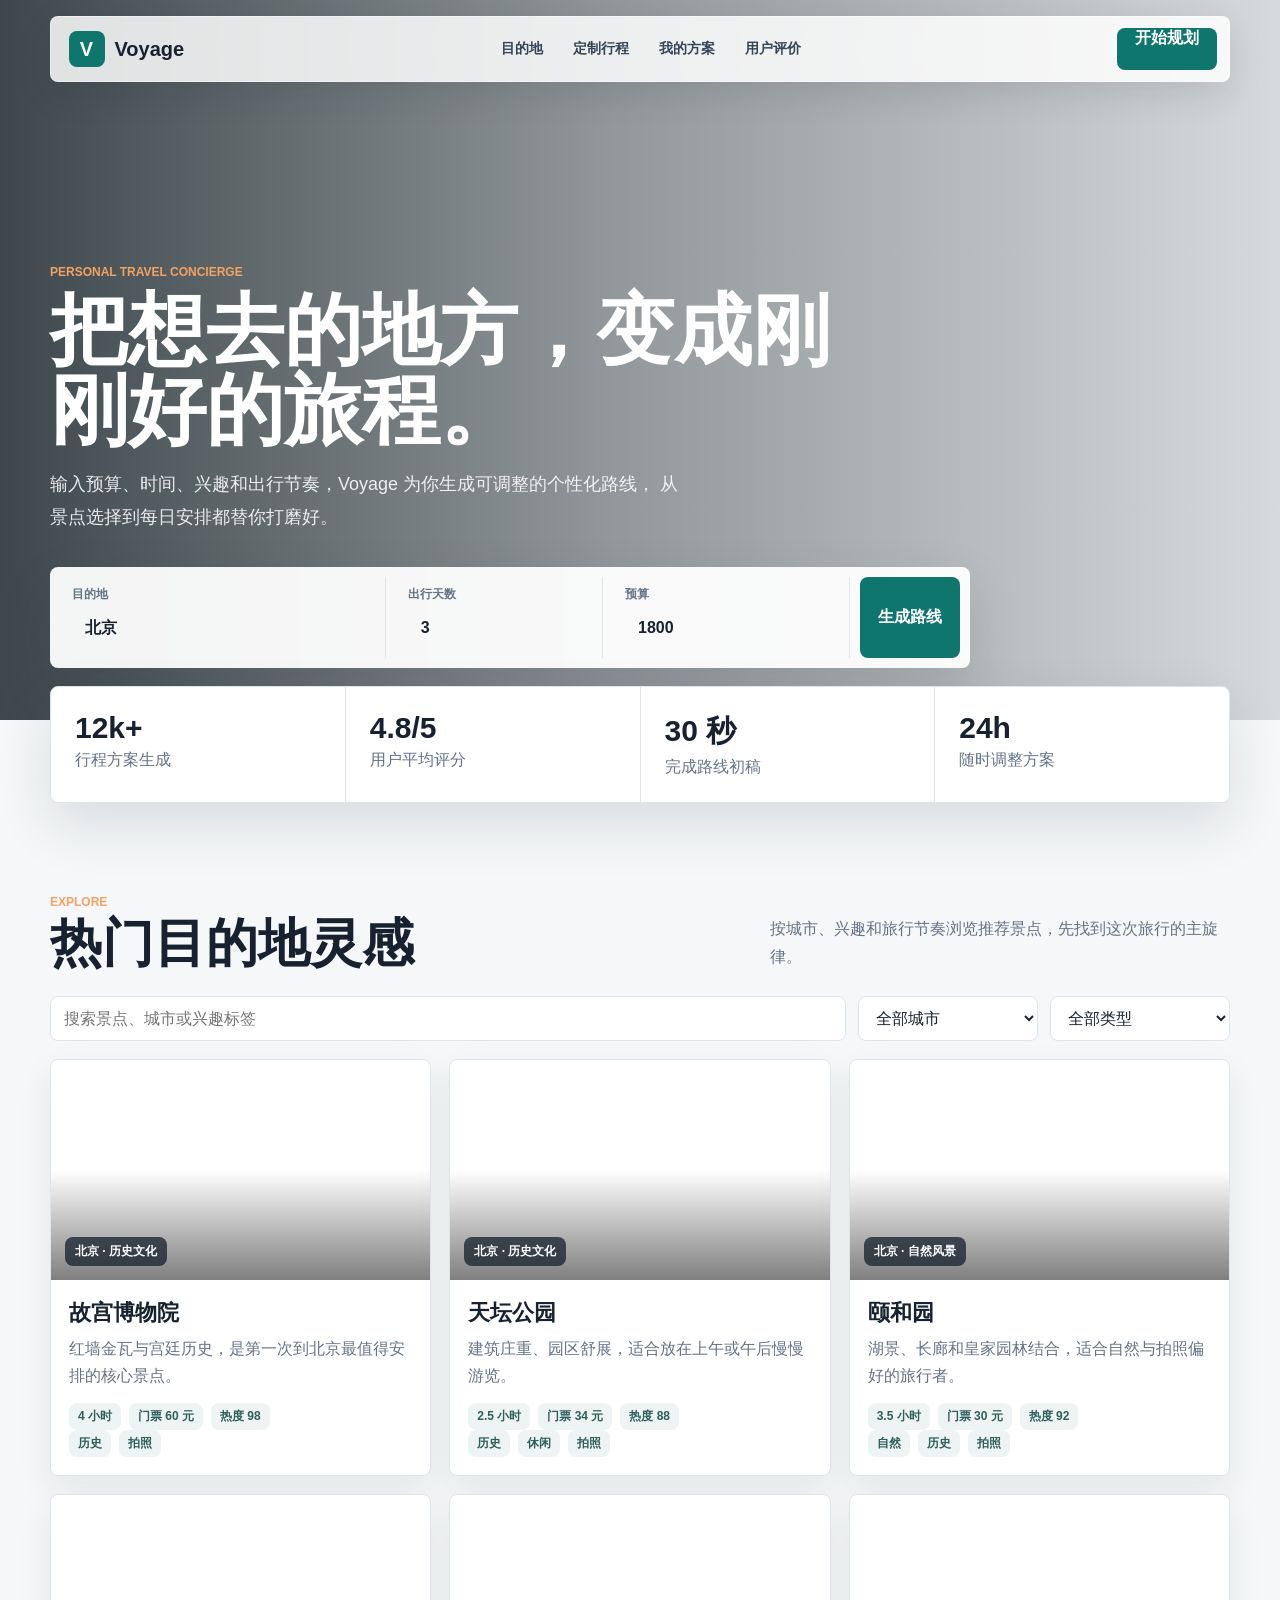
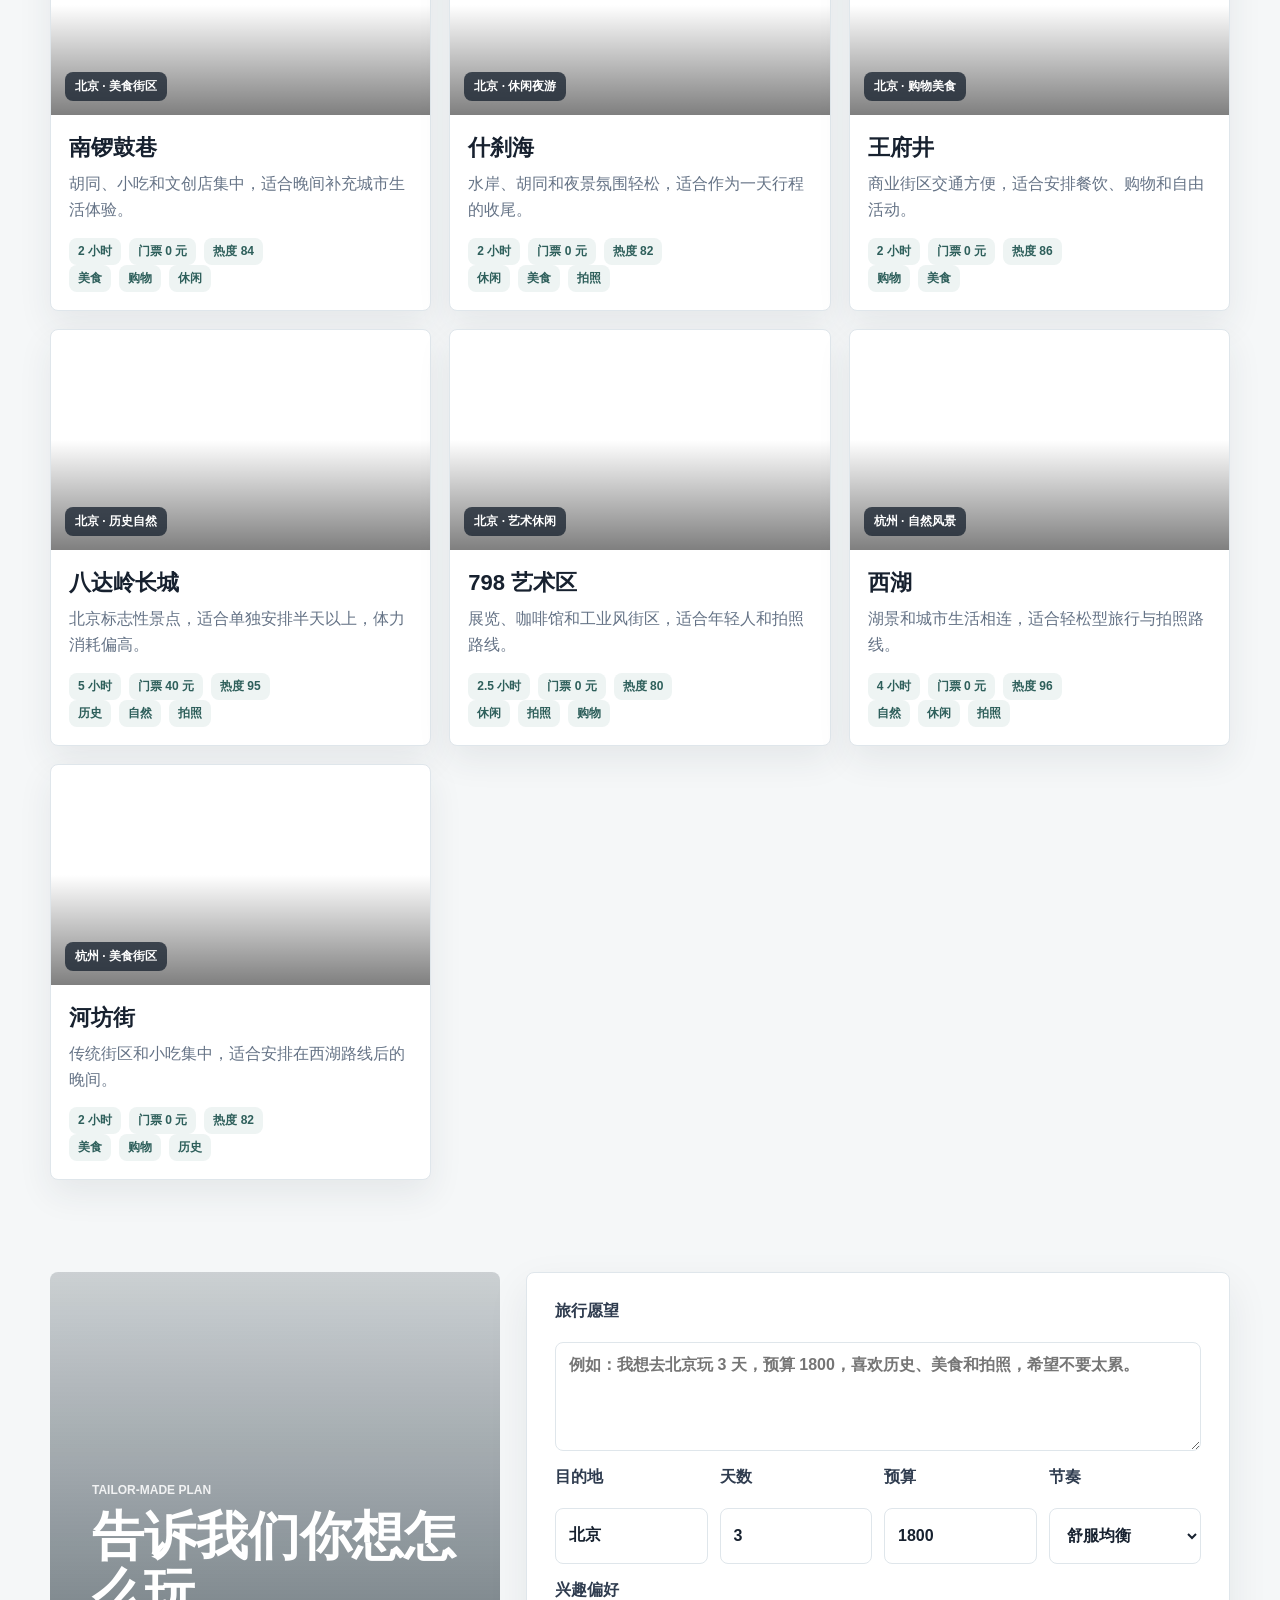
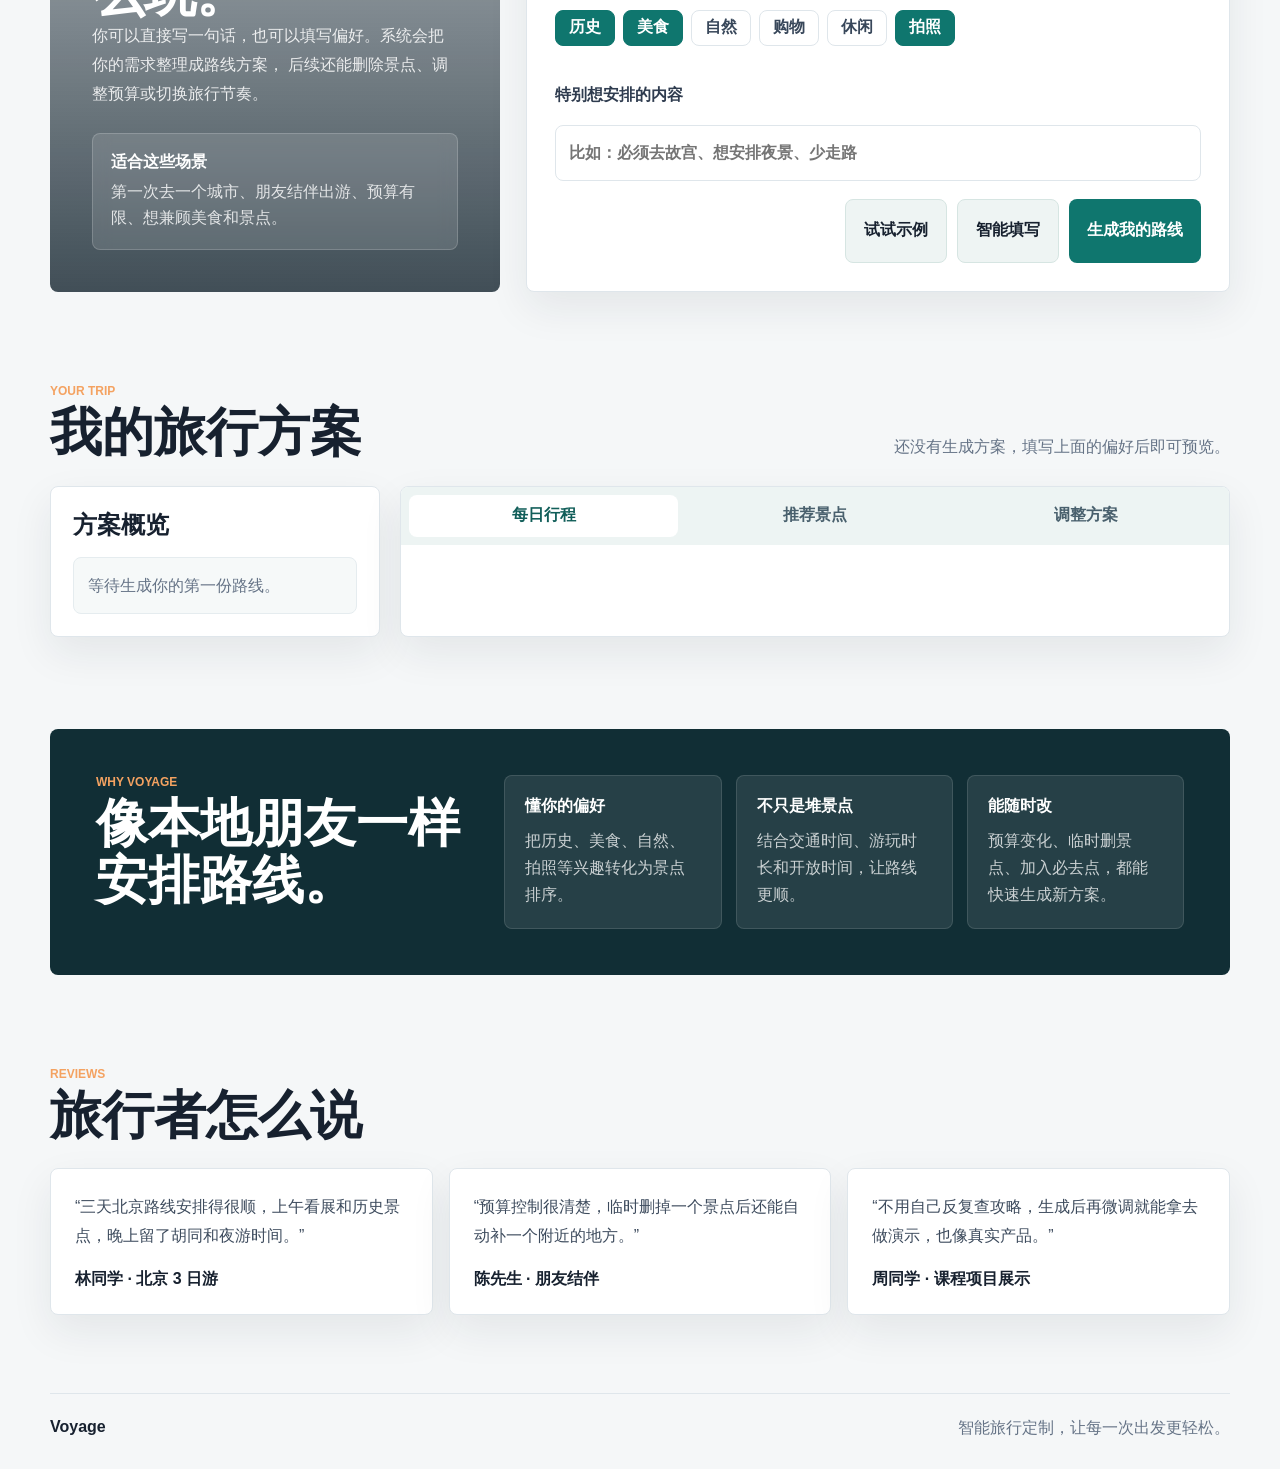
<file: index.html>
<!doctype html>
<html lang="zh-CN">
  <head>
    <meta charset="UTF-8" />
    <meta name="viewport" content="width=device-width, initial-scale=1.0" />
    <title>Voyage 智能旅行定制</title>
    <link rel="stylesheet" href="./styles.css" />
  </head>
  <body>
    <header class="site-header">
      <a class="brand" href="#home" aria-label="Voyage 首页">
        <span>V</span>
        <strong>Voyage</strong>
      </a>
      <nav class="site-nav" aria-label="主导航">
        <a href="#destinations">目的地</a>
        <a href="#planner">定制行程</a>
        <a href="#plan">我的方案</a>
        <a href="#reviews">用户评价</a>
      </nav>
      <a class="header-action" href="#planner">开始规划</a>
    </header>

    <main>
      <section class="hero" id="home">
        <div class="hero-media" aria-hidden="true"></div>
        <div class="hero-content">
          <p class="eyebrow">Personal Travel Concierge</p>
          <h1>把想去的地方，变成刚刚好的旅程。</h1>
          <p>
            输入预算、时间、兴趣和出行节奏，Voyage 为你生成可调整的个性化路线，
            从景点选择到每日安排都替你打磨好。
          </p>
          <form class="hero-search" id="hero-search">
            <label>
              <span>目的地</span>
              <input id="hero-destination" type="text" value="北京" />
            </label>
            <label>
              <span>出行天数</span>
              <input id="hero-days" type="number" min="1" max="7" value="3" />
            </label>
            <label>
              <span>预算</span>
              <input id="hero-budget" type="number" min="300" step="100" value="1800" />
            </label>
            <button type="submit">生成路线</button>
          </form>
        </div>
      </section>

      <section class="trust-strip" aria-label="服务亮点">
        <div><strong>12k+</strong><span>行程方案生成</span></div>
        <div><strong>4.8/5</strong><span>用户平均评分</span></div>
        <div><strong>30 秒</strong><span>完成路线初稿</span></div>
        <div><strong>24h</strong><span>随时调整方案</span></div>
      </section>

      <section class="section" id="destinations">
        <div class="section-head">
          <div>
            <p class="eyebrow">Explore</p>
            <h2>热门目的地灵感</h2>
          </div>
          <p>按城市、兴趣和旅行节奏浏览推荐景点，先找到这次旅行的主旋律。</p>
        </div>

        <div class="filter-row">
          <input id="spot-search" type="search" placeholder="搜索景点、城市或兴趣标签" />
          <select id="city-filter">
            <option value="all">全部城市</option>
          </select>
          <select id="category-filter">
            <option value="all">全部类型</option>
          </select>
        </div>

        <div class="destination-grid" id="destination-grid"></div>
      </section>

      <section class="planner-section" id="planner">
        <div class="planner-copy">
          <p class="eyebrow">Tailor-Made Plan</p>
          <h2>告诉我们你想怎么玩。</h2>
          <p>
            你可以直接写一句话，也可以填写偏好。系统会把你的需求整理成路线方案，
            后续还能删除景点、调整预算或切换旅行节奏。
          </p>
          <div class="planner-note">
            <strong>适合这些场景</strong>
            <span>第一次去一个城市、朋友结伴出游、预算有限、想兼顾美食和景点。</span>
          </div>
        </div>

        <form class="planner-card" id="planner-form">
          <label class="full">
            旅行愿望
            <textarea id="rawText" rows="4" placeholder="例如：我想去北京玩 3 天，预算 1800，喜欢历史、美食和拍照，希望不要太累。"></textarea>
          </label>

          <div class="form-grid">
            <label>
              目的地
              <input id="destination" type="text" value="北京" />
            </label>
            <label>
              天数
              <input id="days" type="number" min="1" max="7" value="3" />
            </label>
            <label>
              预算
              <input id="budget" type="number" min="300" step="100" value="1800" />
            </label>
            <label>
              节奏
              <select id="pace">
                <option value="balanced">舒服均衡</option>
                <option value="relaxed">慢慢逛</option>
                <option value="compact">多玩一些</option>
              </select>
            </label>
          </div>

          <div class="full">
            <span class="field-title">兴趣偏好</span>
            <div class="chip-list" id="interest-chips"></div>
          </div>

          <label class="full">
            特别想安排的内容
            <input id="constraints" type="text" placeholder="比如：必须去故宫、想安排夜景、少走路" />
          </label>

          <div class="form-actions">
            <button type="button" class="secondary-btn" id="load-demo">试试示例</button>
            <button type="button" class="secondary-btn" id="parse-demand">智能填写</button>
            <button type="submit" class="primary-btn">生成我的路线</button>
          </div>
        </form>
      </section>

      <section class="section plan-section" id="plan">
        <div class="section-head">
          <div>
            <p class="eyebrow">Your Trip</p>
            <h2>我的旅行方案</h2>
          </div>
          <p id="plan-status">还没有生成方案，填写上面的偏好后即可预览。</p>
        </div>

        <div class="plan-dashboard">
          <aside class="summary-card" id="summary-card">
            <h3>方案概览</h3>
            <div class="empty-state">等待生成你的第一份路线。</div>
          </aside>

          <div class="result-panel">
            <div class="tabs" role="tablist" aria-label="方案视图">
              <button class="tab active" data-tab="route" type="button">每日行程</button>
              <button class="tab" data-tab="spots" type="button">推荐景点</button>
              <button class="tab" data-tab="adjust" type="button">调整方案</button>
            </div>
            <div class="tab-panel active" id="route-panel"></div>
            <div class="tab-panel" id="spots-panel"></div>
            <div class="tab-panel" id="adjust-panel">
              <form class="adjust-card" id="replan-form">
                <label>
                  新预算
                  <input id="new-budget" type="number" min="300" step="100" value="1600" />
                </label>
                <label>
                  新节奏
                  <select id="new-pace">
                    <option value="balanced">舒服均衡</option>
                    <option value="relaxed">慢慢逛</option>
                    <option value="compact">多玩一些</option>
                  </select>
                </label>
                <label>
                  不想去
                  <select id="remove-spot">
                    <option value="">不删除景点</option>
                  </select>
                </label>
                <label>
                  一定要去
                  <select id="must-spot">
                    <option value="">不添加景点</option>
                  </select>
                </label>
                <button class="primary-btn" type="submit">更新路线</button>
              </form>
              <div class="version-list" id="version-list"></div>
            </div>
          </div>
        </div>
      </section>

      <section class="experience-band">
        <div>
          <p class="eyebrow">Why Voyage</p>
          <h2>像本地朋友一样安排路线。</h2>
        </div>
        <div class="feature-grid">
          <article>
            <strong>懂你的偏好</strong>
            <span>把历史、美食、自然、拍照等兴趣转化为景点排序。</span>
          </article>
          <article>
            <strong>不只是堆景点</strong>
            <span>结合交通时间、游玩时长和开放时间，让路线更顺。</span>
          </article>
          <article>
            <strong>能随时改</strong>
            <span>预算变化、临时删景点、加入必去点，都能快速生成新方案。</span>
          </article>
        </div>
      </section>

      <section class="section" id="reviews">
        <div class="section-head">
          <div>
            <p class="eyebrow">Reviews</p>
            <h2>旅行者怎么说</h2>
          </div>
        </div>
        <div class="review-grid">
          <article>
            <p>“三天北京路线安排得很顺，上午看展和历史景点，晚上留了胡同和夜游时间。”</p>
            <strong>林同学 · 北京 3 日游</strong>
          </article>
          <article>
            <p>“预算控制很清楚，临时删掉一个景点后还能自动补一个附近的地方。”</p>
            <strong>陈先生 · 朋友结伴</strong>
          </article>
          <article>
            <p>“不用自己反复查攻略，生成后再微调就能拿去做演示，也像真实产品。”</p>
            <strong>周同学 · 课程项目展示</strong>
          </article>
        </div>
      </section>
    </main>

    <footer class="site-footer">
      <strong>Voyage</strong>
      <span>智能旅行定制，让每一次出发更轻松。</span>
    </footer>

    <script src="./app.js"></script>
  </body>
</html>
</file>
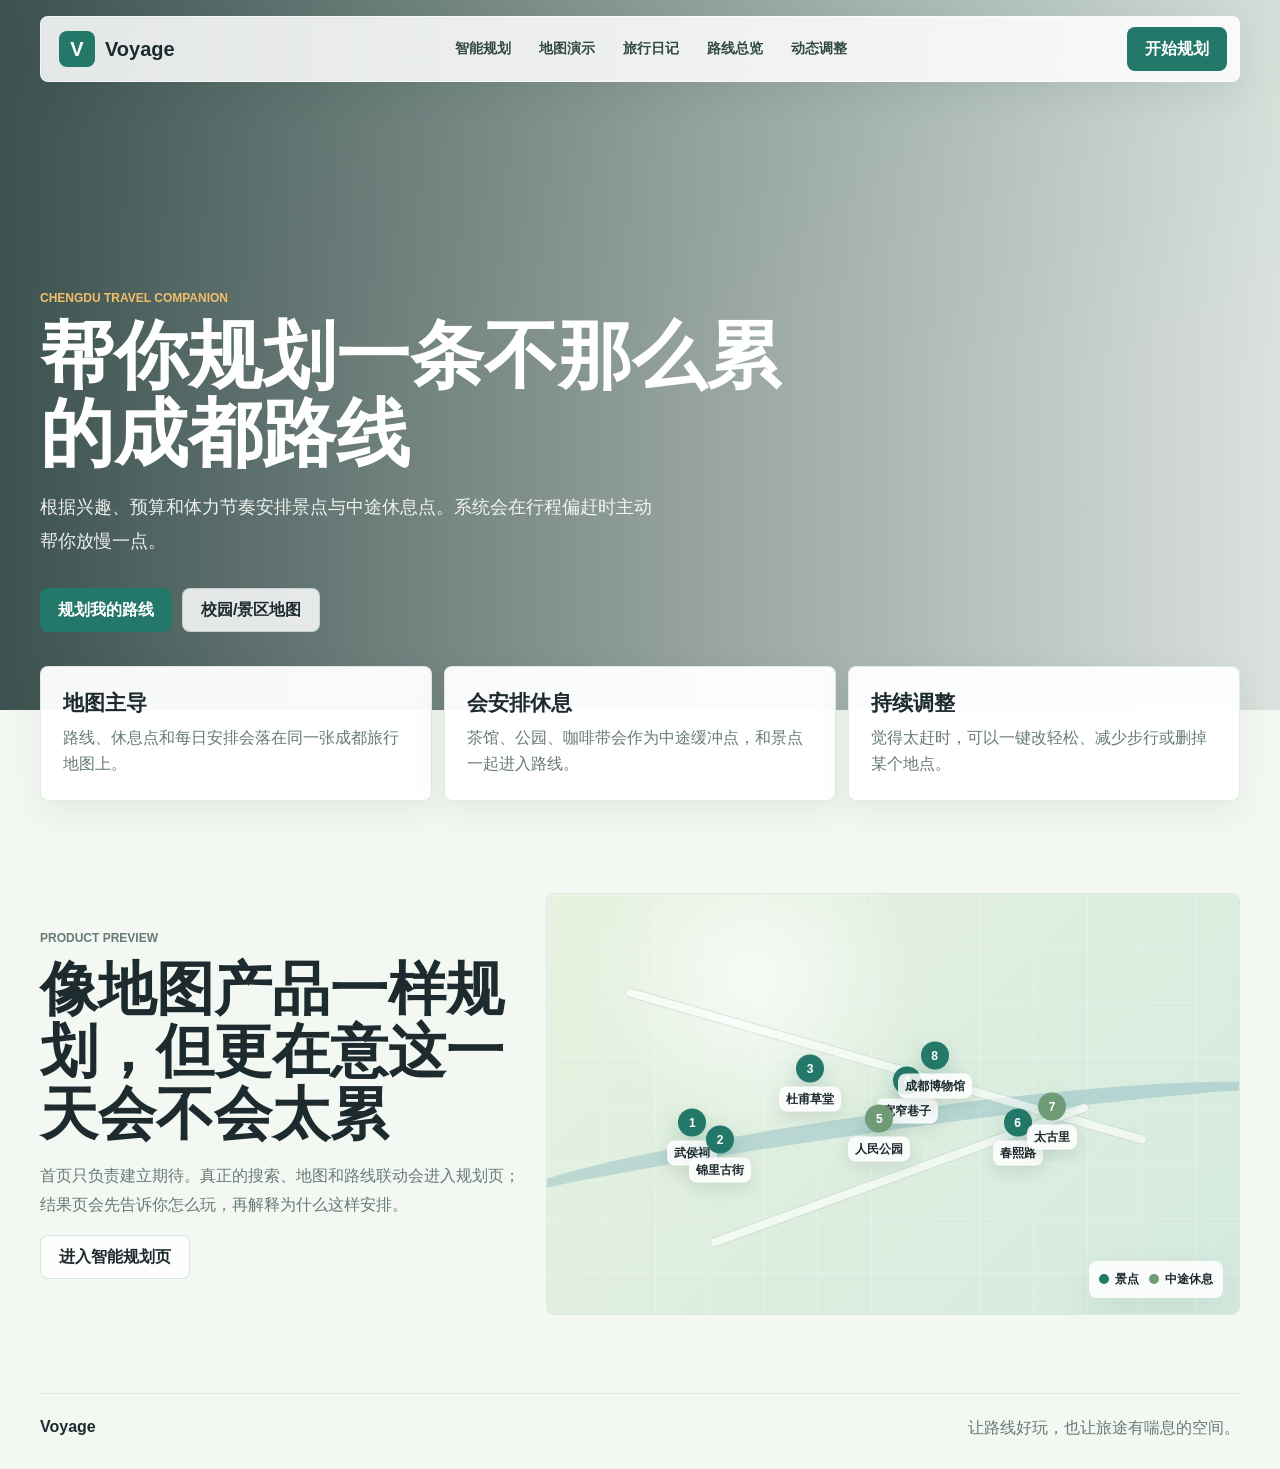
<file: frontend/index.html>
<!doctype html>
<html lang="zh-CN">
  <head>
    <meta charset="UTF-8" />
    <meta name="viewport" content="width=device-width, initial-scale=1.0" />
    <title>Voyage 成都旅行规划</title>
    <link rel="stylesheet" href="./styles.css" />
  </head>
  <body data-page="home">
    <header class="site-header">
      <a class="brand" href="./index.html" aria-label="Voyage 首页">
        <span>V</span>
        <strong>Voyage</strong>
      </a>
      <nav class="site-nav" aria-label="主导航">
        <a href="./planner.html">智能规划</a>
        <a href="./map.html">地图演示</a>
        <a href="./diary.html">旅行日记</a>
        <a href="./result.html">路线总览</a>
        <a href="./adjust.html">动态调整</a>
      </nav>
      <a class="header-action" href="./planner.html">开始规划</a>
    </header>

    <main>
      <section class="hero landing-hero">
        <div class="hero-media" aria-hidden="true"></div>
        <div class="hero-content">
          <p class="eyebrow">Chengdu Travel Companion</p>
          <h1>帮你规划一条不那么累的成都路线</h1>
          <p>根据兴趣、预算和体力节奏安排景点与中途休息点。系统会在行程偏赶时主动帮你放慢一点。</p>
          <div class="hero-actions">
            <a class="primary-link" href="./planner.html">规划我的路线</a>
            <a class="ghost-link" href="./map.html">校园/景区地图</a>
          </div>
        </div>
      </section>

      <section class="feature-strip">
        <article>
          <strong>地图主导</strong>
          <span>路线、休息点和每日安排会落在同一张成都旅行地图上。</span>
        </article>
        <article>
          <strong>会安排休息</strong>
          <span>茶馆、公园、咖啡带会作为中途缓冲点，和景点一起进入路线。</span>
        </article>
        <article>
          <strong>持续调整</strong>
          <span>觉得太赶时，可以一键改轻松、减少步行或删掉某个地点。</span>
        </article>
      </section>

      <section class="section split-showcase">
        <div>
          <p class="eyebrow">Product Preview</p>
          <h2>像地图产品一样规划，但更在意这一天会不会太累</h2>
          <p>首页只负责建立期待。真正的搜索、地图和路线联动会进入规划页；结果页会先告诉你怎么玩，再解释为什么这样安排。</p>
          <a class="secondary-link" href="./planner.html">进入智能规划页</a>
        </div>
        <div class="map-panel" id="home-map"></div>
      </section>
    </main>

    <footer class="site-footer">
      <strong>Voyage</strong>
      <span>让路线好玩，也让旅途有喘息的空间。</span>
    </footer>

    <script src="./app.js"></script>
  </body>
</html>
</file>
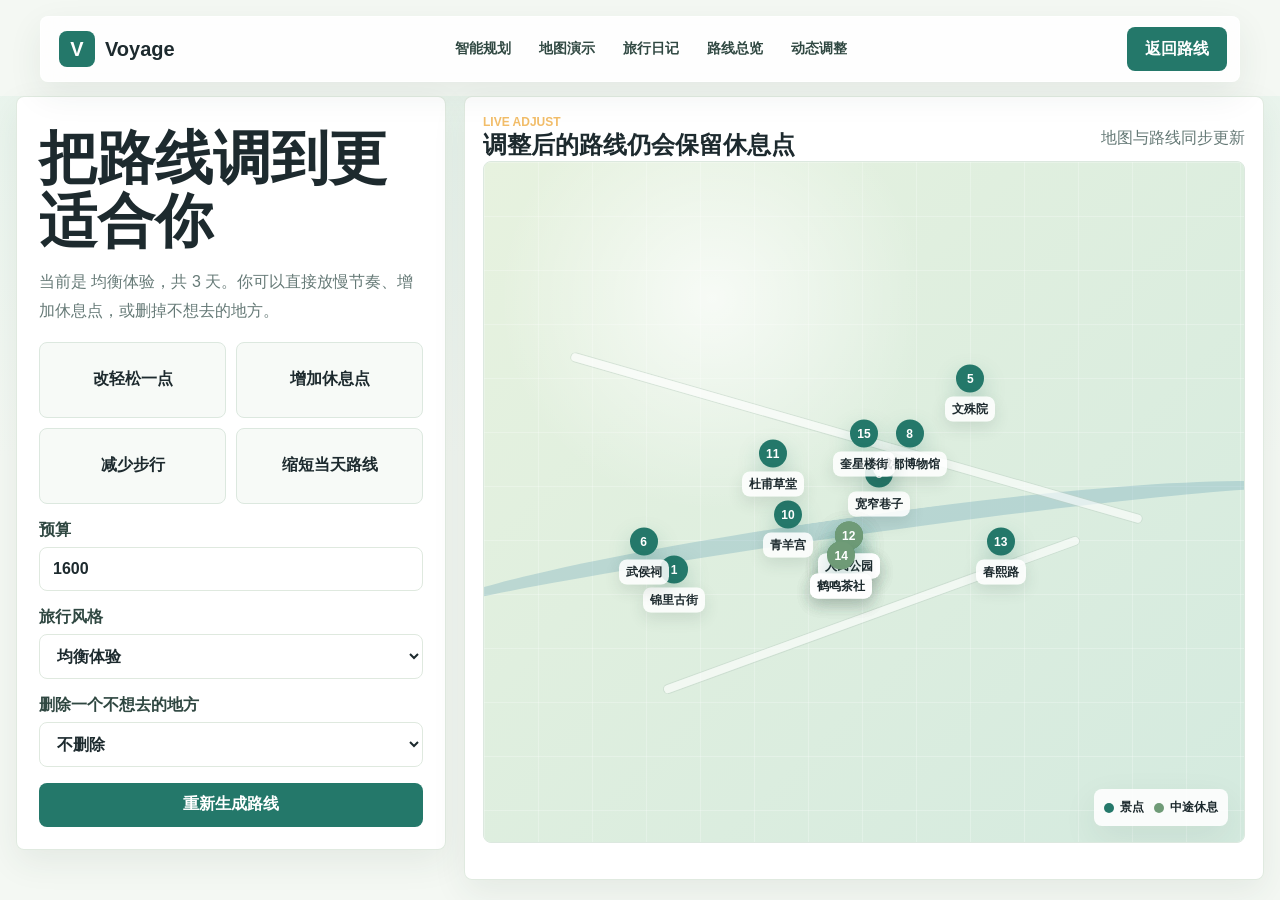
<file: frontend/adjust.html>
<!doctype html>
<html lang="zh-CN">
  <head>
    <meta charset="UTF-8" />
    <meta name="viewport" content="width=device-width, initial-scale=1.0" />
    <title>动态调整 - Voyage</title>
    <link rel="stylesheet" href="./styles.css" />
  </head>
  <body data-page="adjust">
    <header class="site-header">
      <a class="brand" href="./index.html"><span>V</span><strong>Voyage</strong></a>
      <nav class="site-nav">
        <a href="./planner.html">智能规划</a>
        <a href="./map.html">地图演示</a>
        <a href="./diary.html">旅行日记</a>
        <a href="./result.html">路线总览</a>
        <a href="./adjust.html">动态调整</a>
      </nav>
      <a class="header-action" href="./result.html">返回路线</a>
    </header>

    <main class="app-shell">
      <aside class="control-panel">
        <div id="adjust-summary"></div>
        <form id="adjust-form" class="stack-form"></form>
      </aside>
      <section class="map-workspace">
        <div class="map-toolbar">
          <div>
            <p class="eyebrow">Live Adjust</p>
            <h2>调整后的路线仍会保留休息点</h2>
          </div>
          <span>地图与路线同步更新</span>
        </div>
        <div class="map-panel large" id="adjust-map"></div>
      </section>
    </main>

    <script src="./app.js"></script>
  </body>
</html>
</file>
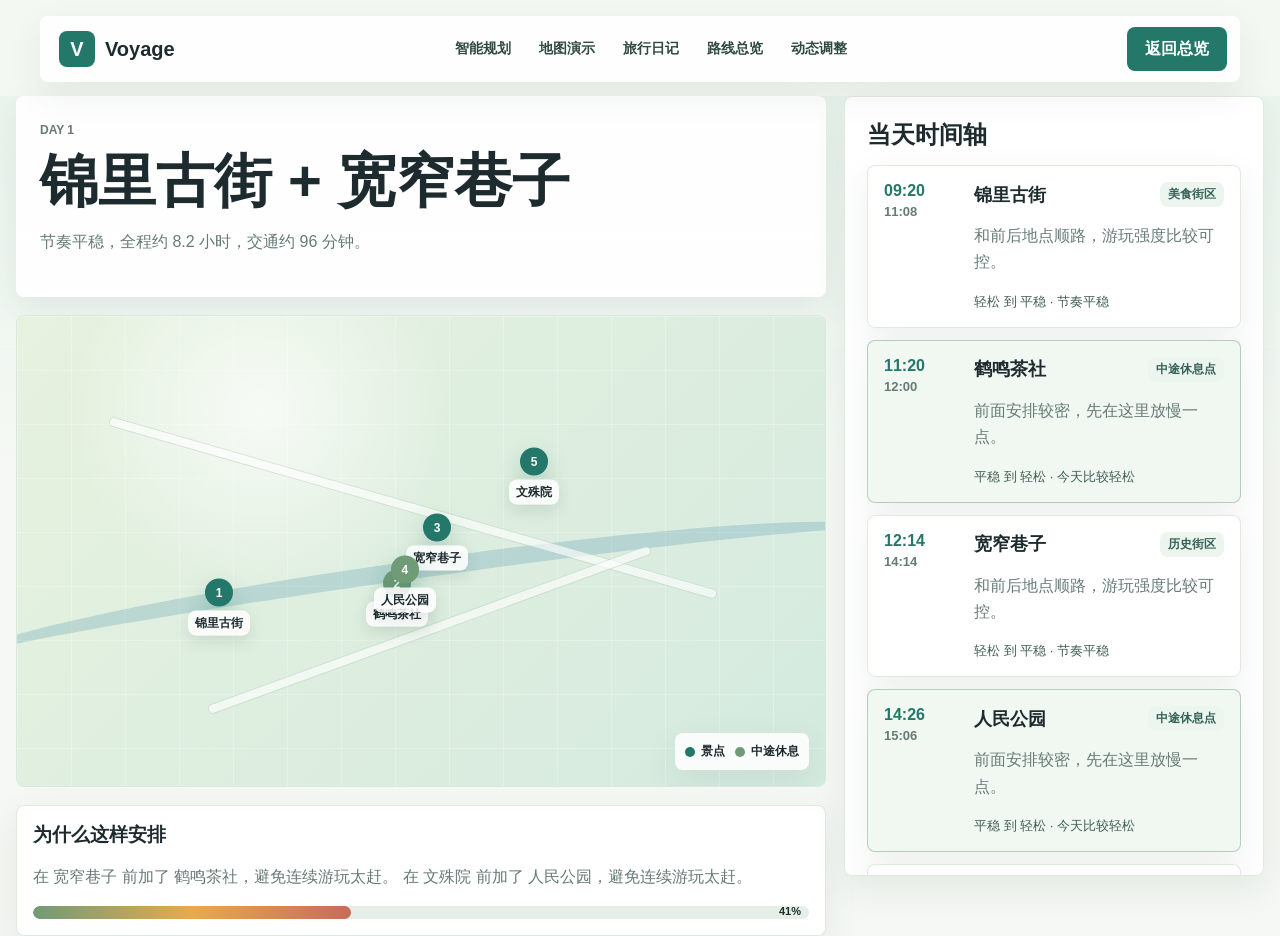
<file: frontend/detail.html>
<!doctype html>
<html lang="zh-CN">
  <head>
    <meta charset="UTF-8" />
    <meta name="viewport" content="width=device-width, initial-scale=1.0" />
    <title>单日详情 - Voyage</title>
    <link rel="stylesheet" href="./styles.css" />
  </head>
  <body data-page="detail">
    <header class="site-header">
      <a class="brand" href="./index.html"><span>V</span><strong>Voyage</strong></a>
      <nav class="site-nav">
        <a href="./planner.html">智能规划</a>
        <a href="./map.html">地图演示</a>
        <a href="./diary.html">旅行日记</a>
        <a href="./result.html">路线总览</a>
        <a href="./adjust.html">动态调整</a>
      </nav>
      <a class="header-action" href="./result.html">返回总览</a>
    </header>

    <main class="detail-layout">
      <section class="detail-main">
        <div class="detail-heading" id="detail-heading"></div>
        <div class="map-panel detail-map" id="detail-map"></div>
        <div id="detail-explain"></div>
      </section>
      <aside class="timeline-panel">
        <h2>当天时间轴</h2>
        <div id="detail-timeline"></div>
      </aside>
    </main>

    <script src="./app.js"></script>
  </body>
</html>
</file>
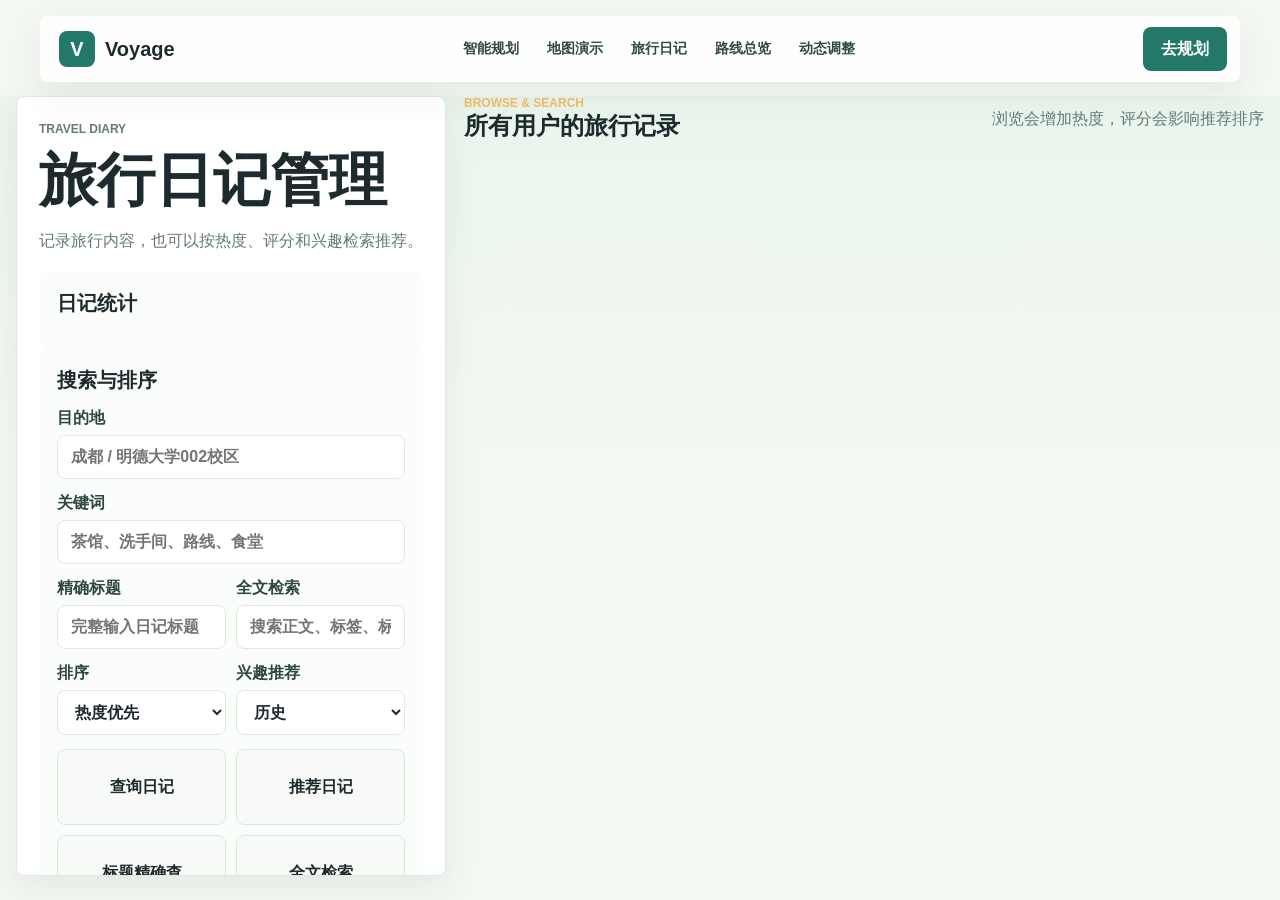
<file: frontend/diary.html>
<!doctype html>
<html lang="zh-CN">
  <head>
    <meta charset="UTF-8" />
    <meta name="viewport" content="width=device-width, initial-scale=1.0" />
    <title>旅行日记 - Voyage</title>
    <link rel="stylesheet" href="./styles.css" />
  </head>
  <body data-page="diary">
    <header class="site-header">
      <a class="brand" href="./index.html"><span>V</span><strong>Voyage</strong></a>
      <nav class="site-nav">
        <a href="./planner.html">智能规划</a>
        <a href="./map.html">地图演示</a>
        <a href="./diary.html">旅行日记</a>
        <a href="./result.html">路线总览</a>
        <a href="./adjust.html">动态调整</a>
      </nav>
      <a class="header-action" href="./planner.html">去规划</a>
    </header>

    <main class="diary-layout">
      <aside class="control-panel diary-panel">
        <p class="eyebrow">Travel Diary</p>
        <h1>旅行日记管理</h1>
        <p>记录旅行内容，也可以按热度、评分和兴趣检索推荐。</p>

        <section class="form-section">
          <h2>日记统计</h2>
          <div class="map-stat-grid" id="diary-stats"></div>
        </section>

        <section class="form-section">
          <h2>搜索与排序</h2>
          <label>目的地<input id="diary-destination" type="text" placeholder="成都 / 明德大学002校区" /></label>
          <label>关键词<input id="diary-keyword" type="text" placeholder="茶馆、洗手间、路线、食堂" /></label>
          <div class="form-grid two">
            <label>
              精确标题
              <input id="diary-exact-title" type="text" placeholder="完整输入日记标题" />
            </label>
            <label>
              全文检索
              <input id="diary-fulltext-keyword" type="text" placeholder="搜索正文、标签、标题" />
            </label>
          </div>
          <div class="form-grid two">
            <label>
              排序
              <select id="diary-sort">
                <option value="hot">热度优先</option>
                <option value="rating">评分优先</option>
                <option value="new">最新发布</option>
              </select>
            </label>
            <label>
              兴趣推荐
              <select id="diary-interest">
                <option value="历史">历史</option>
                <option value="美食">美食</option>
                <option value="休闲">休闲</option>
                <option value="校园">校园</option>
                <option value="导航">导航</option>
              </select>
            </label>
          </div>
          <div class="quick-actions large">
            <button type="button" id="diary-search">查询日记</button>
            <button type="button" id="diary-recommend">推荐日记</button>
            <button type="button" id="diary-title-search">标题精确查</button>
            <button type="button" id="diary-fulltext-search">全文检索</button>
          </div>
        </section>

        <section class="form-section aigc-generator">
          <h2>照片生成动画</h2>
          <p class="muted-text">上传或粘贴景点/校园照片，生成旅行短片预览。</p>
          <label>
            照片地址
            <input id="aigc-image-url" type="text" value="https://images.unsplash.com/photo-1528127269322-539801943592?auto=format&fit=crop&w=900&q=80" />
          </label>
          <label>
            本地照片
            <input id="aigc-image-file" type="file" accept="image/*" />
          </label>
          <div class="form-grid two">
            <label>地点<input id="aigc-place" value="成都人民公园" /></label>
            <label>风格<input id="aigc-style" value="慢游、茶馆、休息点" /></label>
          </div>
          <button class="primary-btn" type="button" id="aigc-generate">生成旅行动画</button>
        </section>

        <section class="form-section">
          <h2>写一篇日记</h2>
          <form id="diary-form" class="stack-form">
            <label>标题<input id="diary-title" required value="我的成都慢游记录" /></label>
            <div class="form-grid two">
              <label>目的地<input id="diary-form-destination" required value="成都" /></label>
              <label>作者<input id="diary-author" value="游客" /></label>
            </div>
            <label>兴趣标签<input id="diary-tags" value="历史,美食,休闲" /></label>
            <label>图片地址<input id="diary-image" placeholder="可选" /></label>
            <label>正文<textarea id="diary-content" rows="5" required>今天的路线没有一味赶景点，中午安排了茶馆休息，下午再去街区慢慢逛，整体节奏舒服很多。</textarea></label>
            <button class="primary-btn" type="submit">保存日记</button>
          </form>
        </section>
      </aside>

      <section class="diary-main">
        <div class="map-toolbar">
          <div>
            <p class="eyebrow">Browse & Search</p>
            <h2>所有用户的旅行记录</h2>
          </div>
          <span>浏览会增加热度，评分会影响推荐排序</span>
        </div>
        <div class="diary-grid" id="diary-list"></div>
      </section>
    </main>

    <script src="./app.js"></script>
  </body>
</html>
</file>
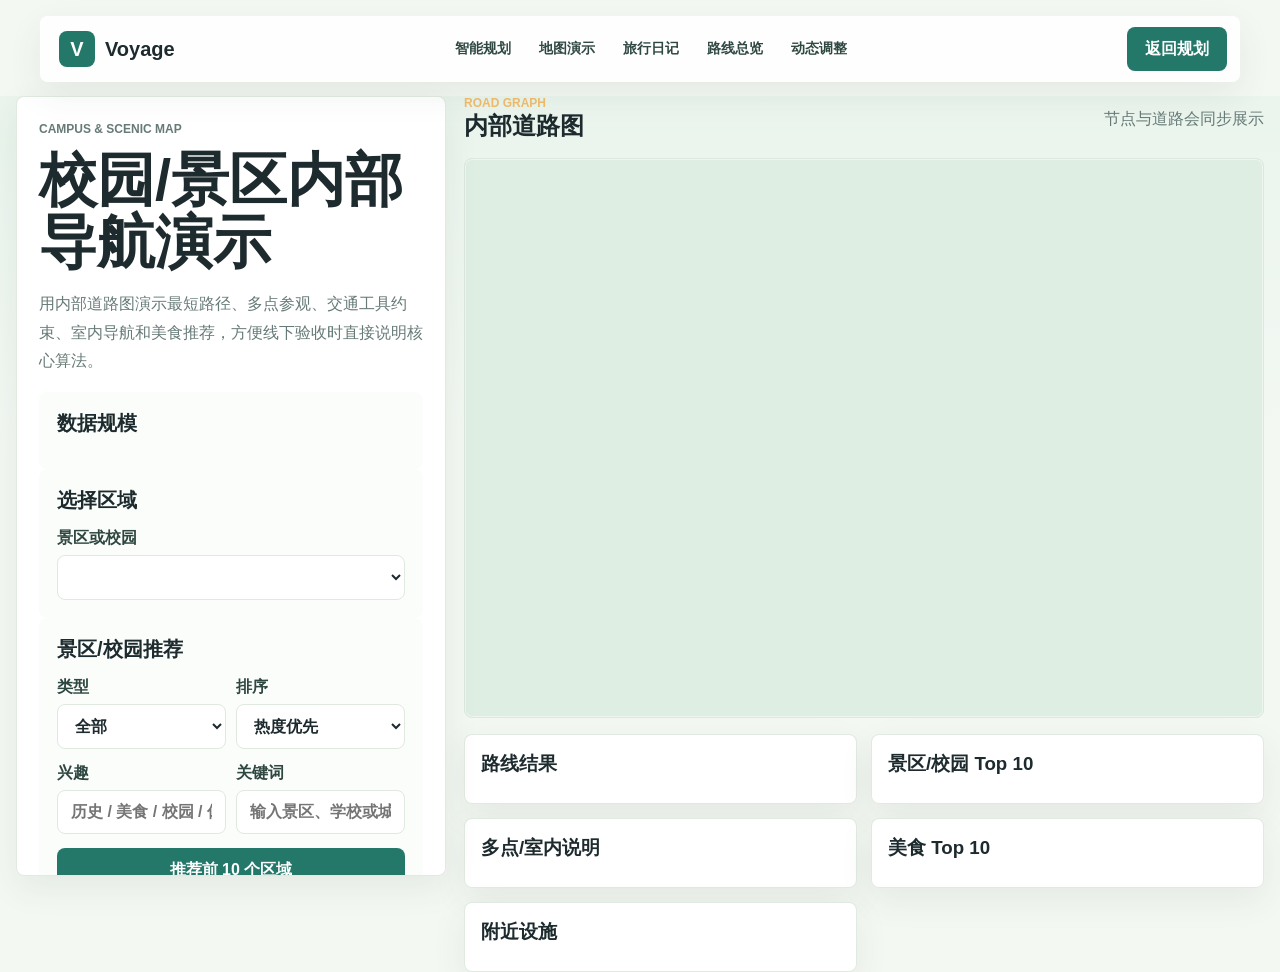
<file: frontend/map.html>
<!doctype html>
<html lang="zh-CN">
  <head>
    <meta charset="UTF-8" />
    <meta name="viewport" content="width=device-width, initial-scale=1.0" />
    <title>校园/景区地图演示 - Voyage</title>
    <link rel="stylesheet" href="./styles.css" />
  </head>
  <body data-page="map">
    <header class="site-header">
      <a class="brand" href="./index.html"><span>V</span><strong>Voyage</strong></a>
      <nav class="site-nav">
        <a href="./planner.html">智能规划</a>
        <a href="./map.html">地图演示</a>
        <a href="./diary.html">旅行日记</a>
        <a href="./result.html">路线总览</a>
        <a href="./adjust.html">动态调整</a>
      </nav>
      <a class="header-action" href="./planner.html">返回规划</a>
    </header>

    <main class="map-demo-layout">
      <aside class="control-panel map-demo-panel">
        <p class="eyebrow">Campus & Scenic Map</p>
        <h1>校园/景区内部导航演示</h1>
        <p>用内部道路图演示最短路径、多点参观、交通工具约束、室内导航和美食推荐，方便线下验收时直接说明核心算法。</p>

        <section class="form-section">
          <h2>数据规模</h2>
          <div class="map-stat-grid" id="map-stats"></div>
        </section>

        <section class="form-section">
          <h2>选择区域</h2>
          <label>
            景区或校园
            <select id="map-area-select"></select>
          </label>
        </section>

        <section class="form-section">
          <h2>景区/校园推荐</h2>
          <div class="form-grid two">
            <label>
              类型
              <select id="area-recommend-type">
                <option value="all">全部</option>
                <option value="scenic">景区</option>
                <option value="campus">校园</option>
              </select>
            </label>
            <label>
              排序
              <select id="area-recommend-sort">
                <option value="hot">热度优先</option>
                <option value="rating">评分优先</option>
                <option value="match">兴趣匹配</option>
              </select>
            </label>
          </div>
          <div class="form-grid two">
            <label>
              兴趣
              <input id="area-recommend-interest" type="text" placeholder="历史 / 美食 / 校园 / 休闲" />
            </label>
            <label>
              关键词
              <input id="area-recommend-keyword" type="text" placeholder="输入景区、学校或城市" />
            </label>
          </div>
          <button class="primary-btn" type="button" id="area-recommend-search">推荐前 10 个区域</button>
        </section>

        <section class="form-section">
          <h2>单目标路线规划</h2>
          <div class="form-grid two">
            <label>
              当前位置
              <select id="map-from-node"></select>
            </label>
            <label>
              目标地点
              <select id="map-to-node"></select>
            </label>
          </div>
          <div class="quick-actions large">
            <button type="button" id="path-distance">距离最短</button>
            <button type="button" id="path-time">时间最短</button>
            <button type="button" id="path-transport">交通工具最快</button>
          </div>
        </section>

        <section class="form-section">
          <h2>多点参观并返回</h2>
          <label>
            多个目标点 ID，用英文逗号分隔
            <input id="map-target-nodes" type="text" placeholder="例如：5,12,20" />
          </label>
          <div class="quick-actions large">
            <button type="button" id="multi-distance">多点距离最短</button>
            <button type="button" id="multi-time">多点时间最短</button>
            <button type="button" id="multi-transport">多点交通最快</button>
          </div>
        </section>

        <section class="form-section">
          <h2>美食推荐</h2>
          <div class="form-grid two">
            <label>
              菜系
              <select id="food-cuisine">
                <option value="">全部菜系</option>
                <option value="川菜">川菜</option>
                <option value="火锅">火锅</option>
                <option value="小吃">小吃</option>
                <option value="粤菜">粤菜</option>
                <option value="面食">面食</option>
                <option value="轻食">轻食</option>
                <option value="轻食咖啡">轻食咖啡</option>
              </select>
            </label>
            <label>
              排序
              <select id="food-sort">
                <option value="hot">热度优先</option>
                <option value="rating">评价优先</option>
                <option value="distance">距离优先</option>
              </select>
            </label>
          </div>
          <label>
            模糊查询
            <input id="food-keyword" type="text" placeholder="输入美食名、菜系、饭店或窗口名" />
          </label>
          <button class="primary-btn" type="button" id="food-search">推荐前 10 个美食</button>
        </section>

        <section class="form-section">
          <h2>室内导航模拟</h2>
          <label>
            建筑物
            <select id="indoor-building-node"></select>
          </label>
          <div class="form-grid two">
            <label>
              起点房间
              <input id="indoor-from-room" type="text" value="入口" />
            </label>
            <label>
              目标房间
              <input id="indoor-to-room" type="text" value="305" />
            </label>
          </div>
          <button class="primary-btn" type="button" id="indoor-search">生成室内导航</button>
        </section>

        <section class="form-section">
          <h2>附近设施</h2>
          <div class="form-grid two">
            <label>
              类别
              <select id="facility-category">
                <option value="all">全部设施</option>
                <option value="洗手间">洗手间</option>
                <option value="食堂">食堂</option>
                <option value="咖啡馆">咖啡馆</option>
                <option value="超市">超市</option>
                <option value="图书馆">图书馆</option>
                <option value="商店">商店</option>
                <option value="饭店">饭店</option>
                <option value="医务室">医务室</option>
                <option value="停车场">停车场</option>
                <option value="便利店">便利店</option>
              </select>
            </label>
            <label>
              数量
              <input id="facility-limit" type="number" min="1" max="20" value="10" />
            </label>
          </div>
          <div class="form-grid two">
            <label>
              类别关键词
              <input id="facility-category-keyword" type="text" placeholder="可输入商店、饭店、图书馆等" />
            </label>
            <label>
              查询范围（米）
              <input id="facility-radius" type="number" min="50" max="5000" value="800" />
            </label>
          </div>
          <button class="primary-btn" type="button" id="nearby-search">查附近设施</button>
        </section>
      </aside>

      <section class="map-demo-main">
        <div class="map-toolbar">
          <div>
            <p class="eyebrow">Road Graph</p>
            <h2 id="map-demo-title">内部道路图</h2>
          </div>
          <span id="map-demo-subtitle">节点与道路会同步展示</span>
        </div>
        <div class="map-panel map-demo-map" id="campus-map"></div>
        <div class="map-demo-results">
          <article class="insight-card">
            <h3>路线结果</h3>
            <div id="path-result" class="map-result-list"></div>
          </article>
          <article class="insight-card">
            <h3>景区/校园 Top 10</h3>
            <div id="area-recommend-result" class="map-result-list"></div>
          </article>
          <article class="insight-card">
            <h3>多点/室内说明</h3>
            <div id="advanced-path-result" class="map-result-list"></div>
          </article>
          <article class="insight-card">
            <h3>美食 Top 10</h3>
            <div id="food-result" class="map-result-list"></div>
          </article>
          <article class="insight-card">
            <h3>附近设施</h3>
            <div id="nearby-result" class="map-result-list"></div>
          </article>
        </div>
      </section>
    </main>

    <script src="./app.js"></script>
  </body>
</html>
</file>
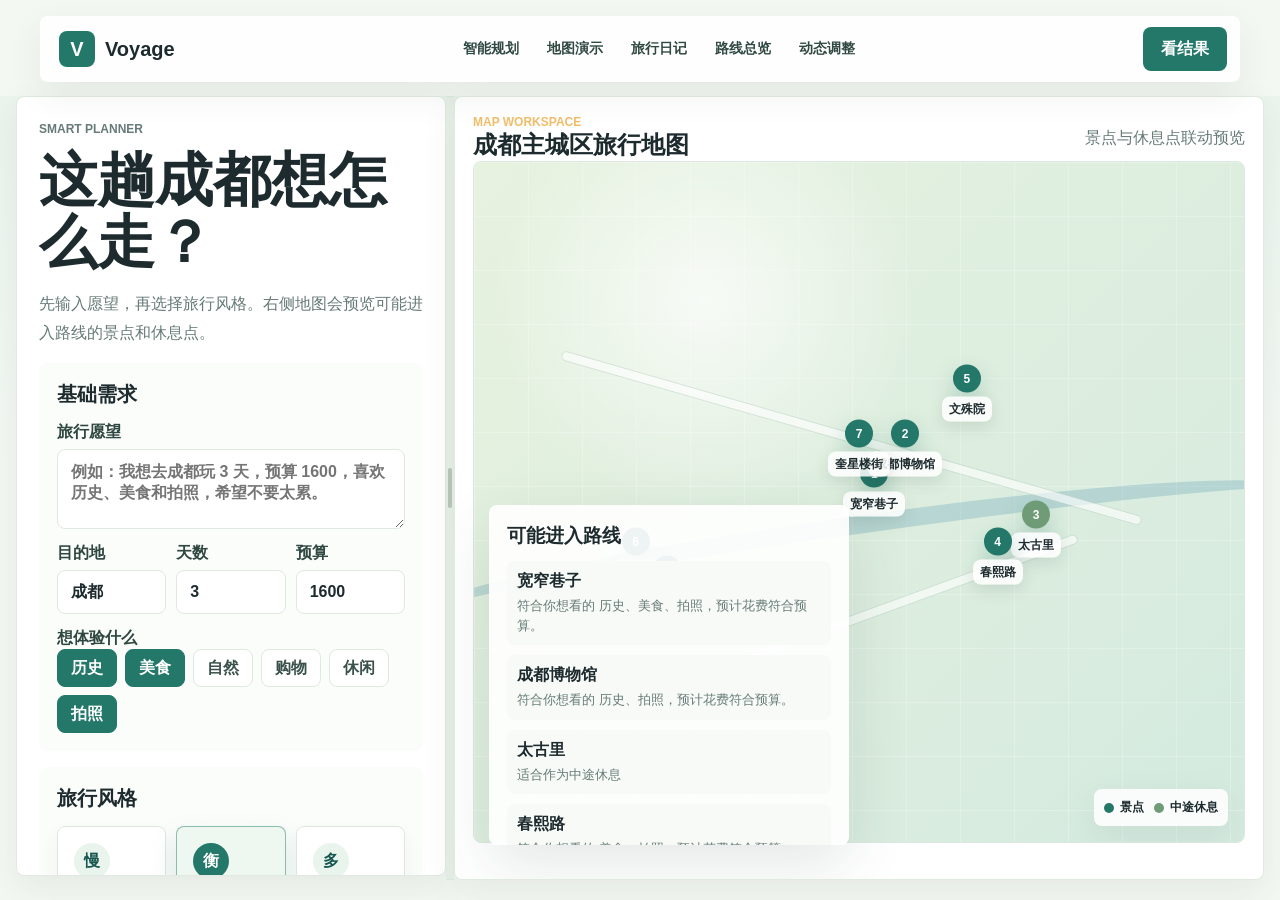
<file: frontend/planner.html>
<!doctype html>
<html lang="zh-CN">
  <head>
    <meta charset="UTF-8" />
    <meta name="viewport" content="width=device-width, initial-scale=1.0" />
    <title>智能规划 - Voyage</title>
    <link rel="stylesheet" href="./styles.css" />
  </head>
  <body data-page="planner">
    <header class="site-header">
      <a class="brand" href="./index.html"><span>V</span><strong>Voyage</strong></a>
      <nav class="site-nav">
        <a href="./planner.html">智能规划</a>
        <a href="./map.html">地图演示</a>
        <a href="./diary.html">旅行日记</a>
        <a href="./result.html">路线总览</a>
        <a href="./adjust.html">动态调整</a>
      </nav>
      <a class="header-action" href="./result.html">看结果</a>
    </header>

    <main class="app-shell resizable-container" id="resizable-section">
      <aside class="control-panel left-panel" id="left-panel">
        <p class="eyebrow">Smart Planner</p>
        <h1>这趟成都想怎么走？</h1>
        <p>先输入愿望，再选择旅行风格。右侧地图会预览可能进入路线的景点和休息点。</p>

        <form id="planner-form" class="stack-form">
          <section class="form-section">
            <h2>基础需求</h2>
            <label>
              旅行愿望
              <textarea id="rawText" rows="3" placeholder="例如：我想去成都玩 3 天，预算 1600，喜欢历史、美食和拍照，希望不要太累。"></textarea>
            </label>
            <div class="form-grid">
              <label>目的地<input id="destination" type="text" value="成都" /></label>
              <label>天数<input id="days" type="number" min="1" max="7" value="3" /></label>
              <label>预算<input id="budget" type="number" min="300" step="100" value="1600" /></label>
            </div>
            <div>
              <span class="field-title">想体验什么</span>
              <div class="chip-list" id="interest-chips"></div>
            </div>
          </section>

          <section class="form-section">
            <h2>旅行风格</h2>
            <div class="style-cards segmented" data-group="pace">
              <button type="button" data-value="relaxed"><span>慢</span><strong>轻松慢游</strong><em>少赶路，多留白</em></button>
              <button type="button" data-value="balanced" class="active"><span>衡</span><strong>均衡体验</strong><em>景点和休息都照顾</em></button>
              <button type="button" data-value="compact"><span>多</span><strong>高效打卡</strong><em>想多去几个地方</em></button>
            </div>
            <div class="preference-grid">
              <div>
                <span class="field-title">步行</span>
                <div class="mini-options segmented" data-group="walkingTolerance">
                  <button type="button" data-value="low">少走路</button>
                  <button type="button" data-value="medium" class="active">适中</button>
                  <button type="button" data-value="high">能多走</button>
                </div>
              </div>
              <div>
                <span class="field-title">排队拥挤</span>
                <div class="mini-options segmented" data-group="crowdSensitivity">
                  <button type="button" data-value="low">不介意</button>
                  <button type="button" data-value="medium" class="active">一般</button>
                  <button type="button" data-value="high">尽量避开</button>
                </div>
              </div>
            </div>
            <div>
              <span class="field-title">更想要</span>
              <div class="mini-options two segmented" data-group="comfortPreference">
                <button type="button" data-value="comfort" class="active">玩得舒服</button>
                <button type="button" data-value="coverage">多玩几个</button>
              </div>
            </div>
            <label class="rest-toggle">
              <input id="needNoonRest" type="checkbox" checked />
              <span><strong>帮我留一个午间休息</strong><em>适合茶馆、咖啡或公园短暂停留</em></span>
            </label>
          </section>

          <section class="form-section">
            <h2>特别需求</h2>
            <label>额外说明<input id="constraints" type="text" placeholder="例如：晚上安排美食街，尽量少排队，想去茶馆休息" /></label>
          </section>

          <div class="form-actions">
            <button type="button" class="secondary-btn" id="load-demo">填入示例</button>
            <button type="button" class="secondary-btn" id="parse-demand">从愿望中提取</button>
            <button type="submit" class="primary-btn">生成路线</button>
          </div>
        </form>
      </aside>

      <!-- 拖动分割线 -->
      <div class="resizer" id="resizer">
        <div class="resizer-handle"></div>
      </div>

      <section class="map-workspace right-panel" id="right-panel">
        <div class="map-toolbar">
          <div>
            <p class="eyebrow">Map Workspace</p>
            <h2>成都主城区旅行地图</h2>
          </div>
          <span>景点与休息点联动预览</span>
        </div>
        <div class="map-panel large" id="planner-map"></div>
        <div class="floating-results">
          <h3>可能进入路线</h3>
          <ul id="planner-preview-list"></ul>
        </div>
      </section>
    </main>

    <script src="./app.js"></script>
  </body>
</html>
</file>
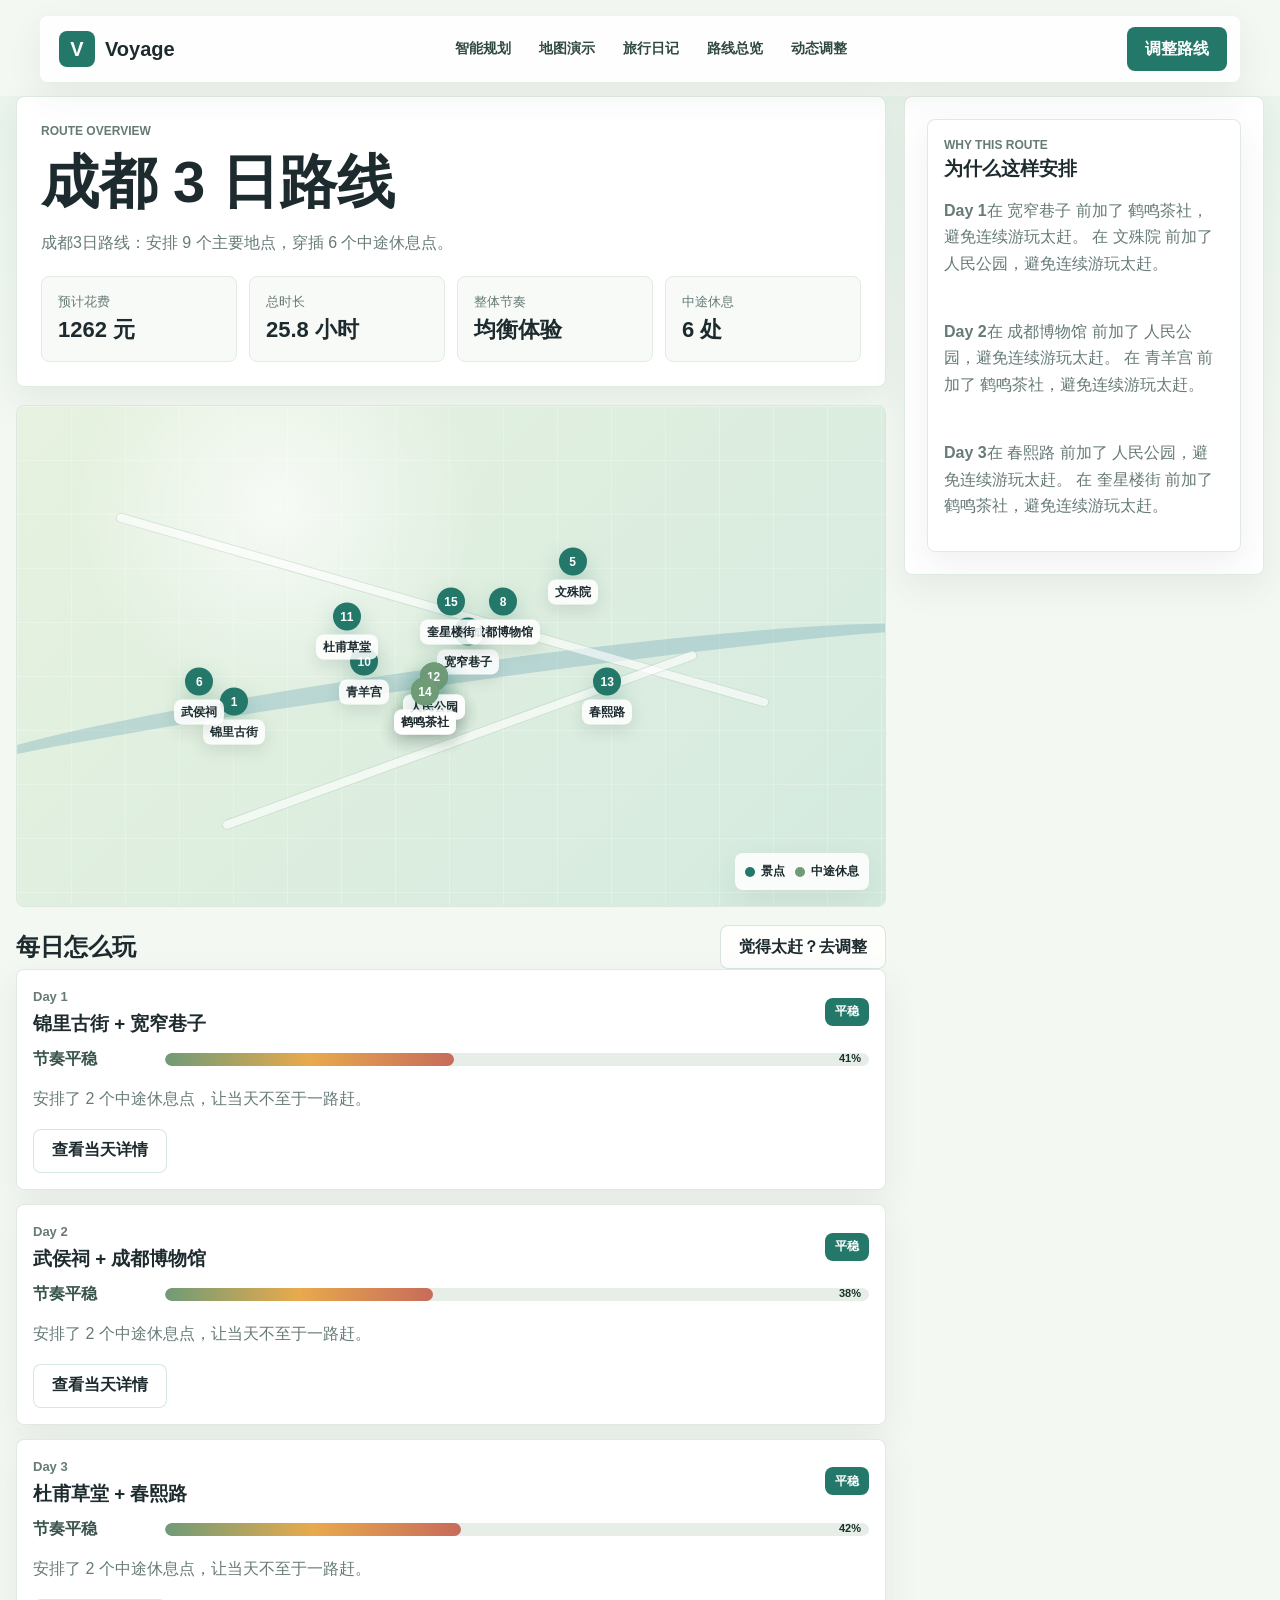
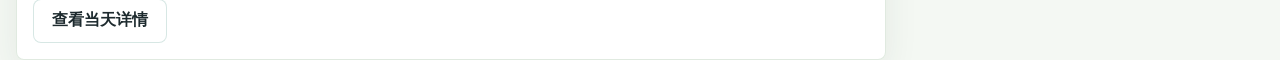
<file: frontend/result.html>
<!doctype html>
<html lang="zh-CN">
  <head>
    <meta charset="UTF-8" />
    <meta name="viewport" content="width=device-width, initial-scale=1.0" />
    <title>方案总览 - Voyage</title>
    <link rel="stylesheet" href="./styles.css" />
  </head>
  <body data-page="result">
    <header class="site-header">
      <a class="brand" href="./index.html"><span>V</span><strong>Voyage</strong></a>
      <nav class="site-nav">
        <a href="./planner.html">智能规划</a>
        <a href="./map.html">地图演示</a>
        <a href="./diary.html">旅行日记</a>
        <a href="./result.html">路线总览</a>
        <a href="./adjust.html">动态调整</a>
      </nav>
      <a class="header-action" href="./adjust.html">调整路线</a>
    </header>

    <main class="result-layout">
      <section class="result-main">
        <div id="result-summary"></div>
        <div class="map-panel result-map" id="result-map"></div>
        <section>
          <div class="section-mini-head">
            <h2>每日怎么玩</h2>
            <a class="secondary-link" href="./adjust.html">觉得太赶？去调整</a>
          </div>
          <div class="day-list" id="result-days"></div>
        </section>
      </section>
      <aside class="result-side" id="result-insights"></aside>
    </main>

    <script src="./app.js"></script>
  </body>
</html>
</file>
<file: styles.css>
:root {
  --ink: #17212f;
  --muted: #657386;
  --soft: #f5f7f8;
  --paper: #ffffff;
  --line: #dfe6eb;
  --brand: #0f766e;
  --brand-dark: #115e59;
  --sun: #f4a261;
  --rose: #b45f55;
  --leaf: #5b8c6f;
  --shadow: 0 22px 55px rgba(21, 35, 48, 0.12);
  font-family:
    "Microsoft YaHei", "PingFang SC", "Segoe UI", Arial, sans-serif;
  color: var(--ink);
  background: var(--soft);
}

* {
  box-sizing: border-box;
}

html {
  scroll-behavior: smooth;
}

body {
  margin: 0;
  background: var(--soft);
}

button,
input,
select,
textarea {
  font: inherit;
}

button,
a {
  -webkit-tap-highlight-color: transparent;
}

button {
  cursor: pointer;
}

a {
  color: inherit;
  text-decoration: none;
}

.site-header {
  position: fixed;
  z-index: 20;
  top: 16px;
  left: 50%;
  width: min(1180px, calc(100% - 32px));
  transform: translateX(-50%);
  display: flex;
  align-items: center;
  justify-content: space-between;
  gap: 24px;
  min-height: 66px;
  padding: 10px 12px 10px 18px;
  border: 1px solid rgba(255, 255, 255, 0.42);
  border-radius: 8px;
  background: rgba(255, 255, 255, 0.84);
  box-shadow: 0 12px 35px rgba(18, 31, 43, 0.12);
  backdrop-filter: blur(18px);
}

.brand {
  display: flex;
  align-items: center;
  gap: 10px;
  font-size: 20px;
}

.brand span {
  width: 36px;
  height: 36px;
  display: grid;
  place-items: center;
  border-radius: 8px;
  color: #fff;
  background: var(--brand);
  font-weight: 900;
}

.site-nav {
  display: flex;
  align-items: center;
  justify-content: center;
  gap: 30px;
  color: #354457;
  font-weight: 700;
  font-size: 14px;
}

.site-nav a:hover {
  color: var(--brand);
}

.header-action,
.primary-btn,
.secondary-btn,
.hero-search button {
  min-height: 42px;
  border: 0;
  border-radius: 8px;
  padding: 0 18px;
  font-weight: 800;
}

.header-action,
.primary-btn,
.hero-search button {
  color: #fff;
  background: var(--brand);
}

.header-action:hover,
.primary-btn:hover,
.hero-search button:hover {
  background: var(--brand-dark);
}

.secondary-btn {
  color: var(--ink);
  background: #eef4f3;
  border: 1px solid #d6e5e2;
}

.hero {
  position: relative;
  min-height: 720px;
  display: grid;
  align-items: end;
  overflow: hidden;
  padding: 130px max(24px, calc((100vw - 1180px) / 2)) 52px;
}

.hero-media {
  position: absolute;
  inset: 0;
  background:
    linear-gradient(90deg, rgba(8, 20, 25, 0.78), rgba(8, 20, 25, 0.42) 48%, rgba(8, 20, 25, 0.12)),
    url("https://images.unsplash.com/photo-1508804185872-d7badad00f7d?auto=format&fit=crop&w=2200&q=82")
      center / cover;
  transform: scale(1.02);
}

.hero-content {
  position: relative;
  z-index: 1;
  width: min(980px, 100%);
  color: #fff;
}

.eyebrow {
  margin: 0;
  color: var(--sun);
  font-size: 12px;
  font-weight: 900;
  letter-spacing: 0;
  text-transform: uppercase;
}

.hero h1 {
  max-width: 820px;
  margin: 12px 0 18px;
  font-size: clamp(42px, 6.5vw, 78px);
  line-height: 1.02;
  letter-spacing: 0;
}

.hero p:not(.eyebrow) {
  max-width: 640px;
  margin: 0 0 34px;
  color: rgba(255, 255, 255, 0.88);
  font-size: 18px;
  line-height: 1.8;
}

.hero-search {
  display: grid;
  grid-template-columns: 1.1fr 0.7fr 0.8fr auto;
  gap: 10px;
  width: min(920px, 100%);
  padding: 10px;
  border-radius: 8px;
  background: rgba(255, 255, 255, 0.94);
  box-shadow: var(--shadow);
}

.hero-search label {
  display: grid;
  gap: 4px;
  padding: 9px 12px;
  border-right: 1px solid var(--line);
}

.hero-search label span {
  color: var(--muted);
  font-size: 12px;
  font-weight: 800;
}

.hero-search input {
  width: 100%;
  border: 0;
  outline: 0;
  background: transparent;
  color: var(--ink);
  font-weight: 800;
}

.trust-strip {
  width: min(1180px, calc(100% - 32px));
  margin: -34px auto 0;
  position: relative;
  z-index: 5;
  display: grid;
  grid-template-columns: repeat(4, minmax(0, 1fr));
  gap: 1px;
  overflow: hidden;
  border: 1px solid var(--line);
  border-radius: 8px;
  background: var(--line);
  box-shadow: var(--shadow);
}

.trust-strip div {
  padding: 24px;
  background: #fff;
}

.trust-strip strong,
.trust-strip span {
  display: block;
}

.trust-strip strong {
  font-size: 30px;
  margin-bottom: 5px;
}

.trust-strip span {
  color: var(--muted);
}

.section,
.planner-section,
.experience-band {
  width: min(1180px, calc(100% - 32px));
  margin: 92px auto 0;
}

.section-head {
  display: flex;
  align-items: end;
  justify-content: space-between;
  gap: 28px;
  margin-bottom: 24px;
}

.section-head h2,
.planner-copy h2,
.experience-band h2 {
  margin: 6px 0 0;
  font-size: clamp(30px, 4.6vw, 52px);
  line-height: 1.1;
  letter-spacing: 0;
}

.section-head > p,
.planner-copy > p {
  max-width: 460px;
  margin: 0;
  color: var(--muted);
  line-height: 1.8;
}

.filter-row {
  display: grid;
  grid-template-columns: minmax(260px, 1fr) 180px 180px;
  gap: 12px;
  margin-bottom: 18px;
}

input,
select,
textarea {
  width: 100%;
  border: 1px solid var(--line);
  border-radius: 8px;
  padding: 12px 13px;
  outline: none;
  background: #fff;
  color: var(--ink);
}

textarea {
  resize: vertical;
}

input:focus,
select:focus,
textarea:focus {
  border-color: var(--brand);
  box-shadow: 0 0 0 3px rgba(15, 118, 110, 0.12);
}

.destination-grid {
  display: grid;
  grid-template-columns: repeat(3, minmax(0, 1fr));
  gap: 18px;
}

.destination-card {
  overflow: hidden;
  border-radius: 8px;
  background: #fff;
  border: 1px solid var(--line);
  box-shadow: 0 14px 34px rgba(33, 48, 62, 0.08);
}

.destination-image {
  min-height: 220px;
  background: var(--image) center / cover;
  position: relative;
}

.destination-image::after {
  content: "";
  position: absolute;
  inset: 0;
  background: linear-gradient(180deg, transparent 50%, rgba(0, 0, 0, 0.5));
}

.destination-image span {
  position: absolute;
  z-index: 1;
  left: 14px;
  bottom: 14px;
  padding: 6px 10px;
  border-radius: 8px;
  color: #fff;
  background: rgba(23, 33, 47, 0.76);
  font-size: 12px;
  font-weight: 900;
}

.destination-body {
  padding: 18px;
}

.destination-body h3 {
  margin: 0 0 8px;
  font-size: 22px;
}

.destination-body p {
  min-height: 52px;
  margin: 0 0 14px;
  color: var(--muted);
  line-height: 1.65;
}

.meta-row,
.tag-row {
  display: flex;
  flex-wrap: wrap;
  gap: 8px;
}

.meta-row span,
.tag {
  padding: 5px 9px;
  border-radius: 8px;
  background: #eef4f3;
  color: #2e5f5b;
  font-size: 12px;
  font-weight: 800;
}

.planner-section {
  display: grid;
  grid-template-columns: minmax(300px, 0.78fr) minmax(0, 1.22fr);
  gap: 26px;
  align-items: stretch;
}

.planner-copy {
  min-height: 620px;
  padding: 42px;
  border-radius: 8px;
  color: #fff;
  background:
    linear-gradient(180deg, rgba(14, 31, 42, 0.18), rgba(14, 31, 42, 0.78)),
    url("https://images.unsplash.com/photo-1530789253388-582c481c54b0?auto=format&fit=crop&w=1200&q=82")
      center / cover;
  display: flex;
  flex-direction: column;
  justify-content: end;
}

.planner-copy > p {
  color: rgba(255, 255, 255, 0.86);
}

.planner-note {
  margin-top: 24px;
  padding: 18px;
  border-radius: 8px;
  background: rgba(255, 255, 255, 0.12);
  border: 1px solid rgba(255, 255, 255, 0.18);
  backdrop-filter: blur(8px);
}

.planner-note strong,
.planner-note span {
  display: block;
}

.planner-note span {
  margin-top: 6px;
  color: rgba(255, 255, 255, 0.82);
  line-height: 1.65;
}

.planner-card,
.summary-card,
.result-panel,
.review-grid article {
  border: 1px solid var(--line);
  border-radius: 8px;
  background: #fff;
  box-shadow: 0 16px 42px rgba(23, 33, 47, 0.08);
}

.planner-card {
  display: grid;
  grid-template-columns: repeat(2, minmax(0, 1fr));
  gap: 16px;
  padding: 28px;
}

.full {
  grid-column: 1 / -1;
}

label,
.field-title {
  display: grid;
  gap: 8px;
  color: #2f3c4f;
  font-weight: 800;
}

.form-grid {
  grid-column: 1 / -1;
  display: grid;
  grid-template-columns: repeat(4, minmax(0, 1fr));
  gap: 12px;
}

.chip-list {
  display: flex;
  flex-wrap: wrap;
  gap: 8px;
  margin-top: 9px;
}

.chip {
  min-height: 36px;
  border: 1px solid var(--line);
  border-radius: 8px;
  padding: 0 13px;
  color: #38475a;
  background: #fff;
  font-weight: 800;
}

.chip.active {
  color: #fff;
  border-color: var(--brand);
  background: var(--brand);
}

.form-actions {
  grid-column: 1 / -1;
  display: flex;
  justify-content: flex-end;
  gap: 10px;
  flex-wrap: wrap;
  margin-top: 2px;
}

.plan-dashboard {
  display: grid;
  grid-template-columns: 330px minmax(0, 1fr);
  gap: 20px;
}

.summary-card {
  padding: 22px;
}

.summary-card h3 {
  margin: 0 0 16px;
  font-size: 24px;
}

.summary-list {
  display: grid;
  gap: 12px;
}

.summary-list div,
.empty-state,
.version-list div {
  padding: 14px;
  border-radius: 8px;
  background: #f6f9f9;
  border: 1px solid #e5ecef;
}

.summary-list span,
.summary-list strong,
.version-list strong,
.version-list span {
  display: block;
}

.summary-list span,
.version-list span {
  color: var(--muted);
  font-size: 13px;
}

.summary-list strong {
  margin-top: 4px;
  font-size: 23px;
}

.empty-state {
  color: var(--muted);
  line-height: 1.7;
}

.result-panel {
  overflow: hidden;
}

.tabs {
  display: flex;
  gap: 2px;
  padding: 8px;
  background: #edf4f3;
}

.tab {
  flex: 1;
  min-height: 42px;
  border: 0;
  border-radius: 8px;
  color: #49606d;
  background: transparent;
  font-weight: 900;
}

.tab.active {
  color: var(--brand-dark);
  background: #fff;
}

.tab-panel {
  display: none;
  padding: 22px;
}

.tab-panel.active {
  display: block;
}

.day-grid,
.recommend-grid,
.review-grid {
  display: grid;
  grid-template-columns: repeat(3, minmax(0, 1fr));
  gap: 16px;
}

.day-card,
.recommend-card {
  border: 1px solid var(--line);
  border-radius: 8px;
  background: #fff;
}

.day-card {
  padding: 18px;
}

.day-head {
  display: flex;
  align-items: center;
  justify-content: space-between;
  gap: 12px;
  margin-bottom: 16px;
}

.day-head h3 {
  margin: 0;
}

.pace-pill {
  padding: 5px 9px;
  border-radius: 8px;
  color: #fff;
  background: var(--leaf);
  font-size: 12px;
  font-weight: 900;
}

.pace-pill.medium {
  background: #d59c3f;
}

.pace-pill.high {
  background: var(--rose);
}

.timeline {
  display: grid;
  gap: 13px;
}

.timeline-item {
  display: grid;
  grid-template-columns: 58px minmax(0, 1fr);
  gap: 10px;
}

.timeline-item time {
  color: var(--brand);
  font-size: 13px;
  font-weight: 900;
}

.timeline-item strong,
.timeline-item span {
  display: block;
}

.timeline-item span {
  margin-top: 4px;
  color: var(--muted);
  font-size: 13px;
  line-height: 1.5;
}

.recommend-card {
  overflow: hidden;
}

.recommend-card .destination-image {
  min-height: 145px;
}

.recommend-body {
  padding: 16px;
}

.recommend-body h3 {
  margin: 0 0 8px;
}

.recommend-body p {
  margin: 10px 0 0;
  color: var(--muted);
  line-height: 1.6;
}

.score {
  display: inline-flex;
  align-items: center;
  gap: 6px;
  color: var(--brand-dark);
  font-weight: 900;
}

.adjust-card {
  display: grid;
  grid-template-columns: repeat(4, minmax(0, 1fr));
  gap: 12px;
}

.adjust-card button {
  align-self: end;
}

.version-list {
  display: grid;
  gap: 10px;
  margin-top: 16px;
}

.experience-band {
  display: grid;
  grid-template-columns: 0.72fr 1.28fr;
  gap: 26px;
  align-items: start;
  padding: 46px;
  border-radius: 8px;
  background: #112e35;
  color: #fff;
}

.experience-band h2 {
  color: #fff;
}

.feature-grid {
  display: grid;
  grid-template-columns: repeat(3, minmax(0, 1fr));
  gap: 14px;
}

.feature-grid article {
  padding: 20px;
  border-radius: 8px;
  background: rgba(255, 255, 255, 0.09);
  border: 1px solid rgba(255, 255, 255, 0.12);
}

.feature-grid strong,
.feature-grid span {
  display: block;
}

.feature-grid span {
  margin-top: 10px;
  color: rgba(255, 255, 255, 0.76);
  line-height: 1.7;
}

.review-grid article {
  padding: 24px;
}

.review-grid p {
  margin: 0 0 18px;
  color: #3d4b5d;
  line-height: 1.8;
}

.site-footer {
  width: min(1180px, calc(100% - 32px));
  margin: 78px auto 30px;
  padding-top: 24px;
  border-top: 1px solid var(--line);
  display: flex;
  justify-content: space-between;
  gap: 16px;
  color: var(--muted);
}

.site-footer strong {
  color: var(--ink);
}

@media (max-width: 1020px) {
  .site-nav {
    display: none;
  }

  .hero-search,
  .planner-section,
  .plan-dashboard,
  .experience-band {
    grid-template-columns: 1fr;
  }

  .hero-search label {
    border-right: 0;
    border-bottom: 1px solid var(--line);
  }

  .trust-strip,
  .destination-grid,
  .day-grid,
  .recommend-grid,
  .review-grid,
  .feature-grid {
    grid-template-columns: repeat(2, minmax(0, 1fr));
  }

  .form-grid,
  .adjust-card {
    grid-template-columns: repeat(2, minmax(0, 1fr));
  }
}

@media (max-width: 680px) {
  .site-header {
    top: 10px;
    width: calc(100% - 20px);
  }

  .header-action {
    display: none;
  }

  .hero {
    min-height: 760px;
    padding-top: 110px;
  }

  .hero h1 {
    font-size: 42px;
  }

  .trust-strip,
  .destination-grid,
  .day-grid,
  .recommend-grid,
  .review-grid,
  .feature-grid,
  .form-grid,
  .adjust-card,
  .filter-row {
    grid-template-columns: 1fr;
  }

  .section-head,
  .site-footer {
    flex-direction: column;
    align-items: flex-start;
  }

  .planner-copy,
  .planner-card,
  .experience-band {
    padding: 24px;
  }
}
</file>
<file: frontend/styles.css>
:root {
  --ink: #1d2a2e;
  --muted: #667a77;
  --soft: #f4f8f3;
  --paper: #ffffff;
  --line: #dfe9df;
  --brand: #24786a;
  --brand-dark: #15564e;
  --mint: #e8f4ec;
  --sage: #6f9b77;
  --sun: #e8aa4d;
  --coral: #c76b5b;
  --rose: #a84b4b;
  --shadow: 0 20px 60px rgba(42, 62, 56, 0.12);
  --light-shadow: 0 12px 34px rgba(42, 62, 56, 0.08);
  font-family: "Microsoft YaHei", "PingFang SC", "Segoe UI", Arial, sans-serif;
  color: var(--ink);
  background: var(--soft);
}

* {
  box-sizing: border-box;
}

html {
  scroll-behavior: smooth;
}

body {
  margin: 0;
  background:
    linear-gradient(180deg, rgba(232, 244, 236, 0.85), rgba(244, 248, 243, 0.35) 360px),
    var(--soft);
}

button,
input,
select,
textarea {
  font: inherit;
}

button {
  cursor: pointer;
}

a {
  color: inherit;
  text-decoration: none;
}

/* ===== 可调节分栏核心样式 ===== */

/* 覆盖原有的 grid 布局，使用 flex */
.app-shell.resizable-container {
  display: flex !important;
  grid-template-columns: none !important;
  width: min(1440px, calc(100% - 32px));
  margin: 96px auto 0;
  min-height: calc(100vh - 116px);
  gap: 0 !important;
}

.left-panel {
  flex: 0 0 430px;
  min-width: 300px;
  max-width: 600px;
  align-self: flex-start;
  padding: 22px;
  max-height: calc(100vh - 120px);
  overflow: auto;
  background: rgba(255, 255, 255, 0.96);
  border: 1px solid rgba(223, 233, 223, 0.95);
  border-radius: 8px 0 0 8px;
  box-shadow: var(--light-shadow);
}

.right-panel {
  flex: 1 1 auto;
  min-width: 400px;
  position: sticky;
  top: 96px;
  overflow: hidden;
  background: rgba(255, 255, 255, 0.96);
  border: 1px solid rgba(223, 233, 223, 0.95);
  border-left: none;
  border-radius: 0 8px 8px 0;
  box-shadow: var(--light-shadow);
}

.resizer {
  width: 8px;
  background: #e8f0e8;
  cursor: col-resize;
  display: flex;
  align-items: center;
  justify-content: center;
  transition: background 0.2s;
  border-top: 1px solid rgba(223, 233, 223, 0.95);
  border-bottom: 1px solid rgba(223, 233, 223, 0.95);
}

.resizer:hover {
  background: #d0e0d0;
}

.resizer.resizing {
  background: var(--brand);
}

.resizer-handle {
  width: 4px;
  height: 40px;
  background: #b8c8b8;
  border-radius: 2px;
  transition: background 0.2s;
}

.resizer:hover .resizer-handle,
.resizer.resizing .resizer-handle {
  background: var(--brand);
}

.resizing-overlay {
  position: fixed;
  top: 0;
  left: 0;
  right: 0;
  bottom: 0;
  z-index: 9999;
  cursor: col-resize;
}

/* ===== 原有样式保留 ===== */

.site-header {
  position: fixed;
  z-index: 20;
  top: 16px;
  left: 50%;
  width: min(1200px, calc(100% - 32px));
  min-height: 64px;
  transform: translateX(-50%);
  display: flex;
  align-items: center;
  justify-content: space-between;
  gap: 20px;
  padding: 10px 12px 10px 18px;
  border: 1px solid rgba(255, 255, 255, 0.6);
  border-radius: 8px;
  background: rgba(255, 255, 255, 0.86);
  box-shadow: var(--light-shadow);
  backdrop-filter: blur(18px);
}

.brand {
  display: flex;
  align-items: center;
  gap: 10px;
  font-size: 20px;
  font-weight: 900;
}

.brand span {
  width: 36px;
  height: 36px;
  display: grid;
  place-items: center;
  border-radius: 8px;
  color: #fff;
  background: var(--brand);
}

.site-nav {
  display: flex;
  align-items: center;
  gap: 28px;
  color: #304842;
  font-size: 14px;
  font-weight: 800;
}

.site-nav a:hover {
  color: var(--brand);
}

.header-action,
.primary-btn,
.secondary-btn,
.primary-link,
.ghost-link,
.secondary-link {
  min-height: 44px;
  display: inline-flex;
  align-items: center;
  justify-content: center;
  border: 0;
  border-radius: 8px;
  padding: 0 18px;
  font-weight: 900;
}

.header-action,
.primary-btn,
.primary-link {
  color: #fff;
  background: var(--brand);
}

.header-action:hover,
.primary-btn:hover,
.primary-link:hover {
  background: var(--brand-dark);
}

.secondary-btn,
.ghost-link,
.secondary-link {
  color: var(--ink);
  background: rgba(255, 255, 255, 0.84);
  border: 1px solid rgba(36, 120, 106, 0.18);
}

.hero {
  position: relative;
  min-height: 710px;
  display: grid;
  align-items: end;
  overflow: hidden;
  padding: 130px max(24px, calc((100vw - 1200px) / 2)) 78px;
}

.hero-media {
  position: absolute;
  inset: 0;
  background:
    linear-gradient(90deg, rgba(18, 44, 42, 0.82), rgba(18, 44, 42, 0.42) 54%, rgba(18, 44, 42, 0.1)),
    url("https://images.unsplash.com/photo-1528127269322-539801943592?auto=format&fit=crop&w=2200&q=82") center / cover;
  transform: scale(1.02);
}

.hero-content {
  position: relative;
  z-index: 1;
  width: min(820px, 100%);
  color: #fff;
}

.eyebrow {
  margin: 0;
  color: #f2bd69;
  font-size: 12px;
  font-weight: 900;
  letter-spacing: 0;
  text-transform: uppercase;
}

.hero h1 {
  max-width: 780px;
  margin: 12px 0 18px;
  font-size: clamp(42px, 6.2vw, 74px);
  line-height: 1.06;
  letter-spacing: 0;
}

.hero p:not(.eyebrow) {
  max-width: 620px;
  margin: 0 0 30px;
  color: rgba(255, 255, 255, 0.9);
  font-size: 18px;
  line-height: 1.85;
}

.hero-actions,
.form-actions,
.quick-actions,
.route-actions,
.tag-row {
  display: flex;
  flex-wrap: wrap;
  gap: 10px;
}

.feature-strip {
  position: relative;
  z-index: 4;
  width: min(1200px, calc(100% - 32px));
  margin: -44px auto 0;
  display: grid;
  grid-template-columns: repeat(3, minmax(0, 1fr));
  gap: 12px;
}

.feature-strip article,
.summary-card,
.control-panel,
.result-side,
.map-workspace,
.route-card,
.insight-card,
.timeline-panel,
.timeline-card {
  border: 1px solid rgba(223, 233, 223, 0.95);
  border-radius: 8px;
  background: rgba(255, 255, 255, 0.96);
  box-shadow: var(--light-shadow);
}

.feature-strip article {
  min-height: 116px;
  padding: 22px;
}

.feature-strip strong,
.feature-strip span {
  display: block;
}

.feature-strip strong {
  margin-bottom: 8px;
  font-size: 21px;
}

.feature-strip span {
  color: var(--muted);
  line-height: 1.65;
}

.section,
.split-showcase {
  width: min(1200px, calc(100% - 32px));
  margin: 92px auto 0;
}

.split-showcase {
  display: grid;
  grid-template-columns: 0.82fr 1.18fr;
  gap: 24px;
  align-items: center;
}

.split-showcase h2,
.control-panel h1,
.summary-card h1,
.detail-heading h1,
#adjust-summary h1 {
  margin: 8px 0 12px;
  font-size: clamp(34px, 5vw, 58px);
  line-height: 1.08;
  letter-spacing: 0;
}

.split-showcase p,
.control-panel > p,
.summary-card p,
.detail-heading p,
#adjust-summary p {
  color: var(--muted);
  line-height: 1.8;
}

.app-shell,
.result-layout,
.detail-layout {
  width: min(1440px, calc(100% - 32px));
  margin: 96px auto 0;
  display: grid;
  gap: 18px;
}

.app-shell {
  grid-template-columns: 430px minmax(0, 1fr);
  min-height: calc(100vh - 116px);
}

.result-layout {
  grid-template-columns: minmax(0, 1fr) 360px;
}

.detail-layout {
  grid-template-columns: minmax(0, 1fr) 420px;
}

.control-panel,
.result-side,
.timeline-panel {
  align-self: start;
  padding: 22px;
  max-height: calc(100vh - 120px);
  overflow: auto;
}

.map-workspace {
  min-height: calc(100vh - 116px);
  padding: 18px;
  position: sticky;
  top: 96px;
  overflow: hidden;
}

.map-toolbar,
.section-mini-head,
.route-card-head,
.node-title,
.insight-card .insight-head {
  display: flex;
  align-items: center;
  justify-content: space-between;
  gap: 14px;
}

.map-toolbar h2,
.section-mini-head h2,
.route-card h3,
.timeline-panel h2,
.insight-card h3,
.node-title h3 {
  margin: 0;
}

.map-toolbar span,
.section-mini-head span,
.route-card p,
.timeline-card p,
.insight-card p {
  color: var(--muted);
  line-height: 1.65;
}

.map-panel {
  min-height: 420px;
  border-radius: 8px;
  overflow: hidden;
  border: 1px solid #dce8df;
  background: #dfeee2;
  box-shadow: inset 0 0 0 1px rgba(255, 255, 255, 0.45);
}

.map-panel.large {
  height: calc(100vh - 218px);
  min-height: 560px;
}

.result-map {
  min-height: 500px;
  margin: 18px 0;
}

.detail-map {
  min-height: 470px;
  margin: 18px 0;
}

.map-canvas {
  position: relative;
  width: 100%;
  height: 100%;
  min-height: inherit;
  background:
    linear-gradient(90deg, rgba(255, 255, 255, 0.24) 1px, transparent 1px),
    linear-gradient(rgba(255, 255, 255, 0.24) 1px, transparent 1px),
    radial-gradient(circle at 30% 20%, rgba(255, 255, 255, 0.72), transparent 28%),
    linear-gradient(135deg, #e7f2df, #d4eadf);
  background-size: 54px 54px, 54px 54px, auto, auto;
}

.map-river,
.map-road {
  position: absolute;
  pointer-events: none;
}

.map-river {
  left: -8%;
  top: 52%;
  width: 116%;
  height: 72px;
  border-radius: 50%;
  border-top: 18px solid rgba(88, 151, 176, 0.28);
  transform: rotate(-8deg);
}

.map-road {
  height: 8px;
  border-radius: 999px;
  background: rgba(255, 255, 255, 0.62);
  box-shadow: 0 0 0 1px rgba(189, 207, 195, 0.5);
}

.road-a {
  left: 10%;
  top: 40%;
  width: 78%;
  transform: rotate(16deg);
}

.road-b {
  left: 22%;
  top: 66%;
  width: 58%;
  transform: rotate(-20deg);
}

.map-pin {
  position: absolute;
  transform: translate(-50%, -50%);
  display: grid;
  gap: 4px;
  justify-items: center;
  border: 0;
  background: transparent;
  color: var(--ink);
}

.map-pin span {
  width: 28px;
  height: 28px;
  display: grid;
  place-items: center;
  border-radius: 50%;
  color: #fff;
  background: var(--brand);
  box-shadow: 0 10px 22px rgba(36, 120, 106, 0.26);
  font-size: 12px;
  font-weight: 900;
}

.map-pin.rest span {
  background: var(--sage);
}

.map-pin strong {
  max-width: 90px;
  padding: 4px 7px;
  border-radius: 8px;
  background: rgba(255, 255, 255, 0.86);
  box-shadow: 0 6px 16px rgba(42, 62, 56, 0.12);
  font-size: 12px;
  white-space: nowrap;
}

.map-legend {
  position: absolute;
  right: 16px;
  bottom: 16px;
  display: flex;
  gap: 10px;
  padding: 10px;
  border-radius: 8px;
  background: rgba(255, 255, 255, 0.88);
  box-shadow: var(--light-shadow);
  font-size: 12px;
  font-weight: 900;
}

.map-legend span {
  display: inline-flex;
  align-items: center;
  gap: 6px;
}

.map-legend i {
  width: 10px;
  height: 10px;
  border-radius: 50%;
  background: var(--brand);
}

.map-legend .rest-dot {
  background: var(--sage);
}

.floating-results {
  position: absolute;
  left: 34px;
  bottom: 34px;
  width: min(360px, calc(100% - 68px));
  max-height: 340px;
  overflow: auto;
  padding: 18px;
  border-radius: 8px;
  background: rgba(255, 255, 255, 0.92);
  box-shadow: var(--shadow);
}

.floating-results h3 {
  margin: 0 0 12px;
}

.floating-results ul,
.insight-list {
  display: grid;
  gap: 10px;
  margin: 0;
  padding: 0;
  list-style: none;
}

.floating-results li {
  display: grid;
  gap: 4px;
  padding: 10px;
  border-radius: 8px;
  background: #f7faf7;
}

.floating-results span {
  color: var(--muted);
  font-size: 13px;
  line-height: 1.5;
}

.stack-form {
  display: grid;
  gap: 16px;
}

.form-section {
  display: grid;
  gap: 14px;
  padding: 18px;
  border-radius: 8px;
  background: #fbfdfb;
}

.form-section h2 {
  margin: 0;
  font-size: 20px;
}

label,
.field-title {
  display: grid;
  gap: 6px;
  color: #2f4741;
  font-weight: 900;
}

.form-grid,
.preference-grid {
  display: grid;
  grid-template-columns: repeat(3, minmax(0, 1fr));
  gap: 10px;
}

.form-grid.two {
  grid-template-columns: repeat(2, minmax(0, 1fr));
}

input,
select,
textarea {
  width: 100%;
  border: 1px solid var(--line);
  border-radius: 8px;
  padding: 12px 13px;
  outline: none;
  background: #fff;
  color: var(--ink);
}

textarea {
  resize: vertical;
}

input:focus,
select:focus,
textarea:focus {
  border-color: var(--brand);
  box-shadow: 0 0 0 3px rgba(36, 120, 106, 0.12);
}

.chip-list {
  display: flex;
  flex-wrap: wrap;
  gap: 8px;
}

.chip,
.mini-options button {
  min-height: 38px;
  border: 1px solid var(--line);
  border-radius: 8px;
  padding: 0 13px;
  color: #3b524c;
  background: #fff;
  font-weight: 900;
}

.chip.active,
.mini-options button.active {
  color: #fff;
  border-color: var(--brand);
  background: var(--brand);
}

.style-cards {
  display: grid;
  grid-template-columns: repeat(3, minmax(0, 1fr));
  gap: 10px;
}

.style-cards button {
  min-height: 128px;
  display: grid;
  justify-items: start;
  gap: 7px;
  border: 1px solid #dce8df;
  border-radius: 8px;
  padding: 16px;
  color: var(--ink);
  background: #fff;
  text-align: left;
  box-shadow: 0 8px 20px rgba(42, 62, 56, 0.05);
}

.style-cards button span {
  width: 36px;
  height: 36px;
  display: grid;
  place-items: center;
  border-radius: 50%;
  color: var(--brand-dark);
  background: var(--mint);
  font-weight: 900;
}

.style-cards button em {
  color: var(--muted);
  font-style: normal;
  line-height: 1.45;
}

.style-cards button.active {
  border-color: rgba(36, 120, 106, 0.48);
  background: #eef8f1;
  box-shadow: 0 12px 28px rgba(36, 120, 106, 0.14);
}

.style-cards button.active span {
  color: #fff;
  background: var(--brand);
}

.mini-options {
  display: grid;
  grid-template-columns: repeat(3, minmax(0, 1fr));
  gap: 8px;
}

.mini-options.two {
  grid-template-columns: repeat(2, minmax(0, 1fr));
}

.rest-toggle {
  display: flex;
  align-items: center;
  gap: 12px;
  padding: 16px;
  border: 1px solid rgba(36, 120, 106, 0.18);
  border-radius: 8px;
  background: var(--mint);
}

.rest-toggle input {
  width: 18px;
  height: 18px;
}

.rest-toggle strong,
.rest-toggle em {
  display: block;
}

.rest-toggle em {
  margin-top: 4px;
  color: var(--muted);
  font-style: normal;
  font-weight: 700;
}

.result-main,
.detail-main {
  min-width: 0;
}

.summary-card {
  padding: 24px;
}

.summary-card.wide h1 {
  max-width: 820px;
}

.summary-metrics {
  display: grid;
  grid-template-columns: repeat(4, minmax(0, 1fr));
  gap: 12px;
  margin-top: 18px;
}

.summary-metrics div,
.route-card,
.timeline-card,
.insight-card {
  padding: 16px;
}

.summary-metrics div {
  border-radius: 8px;
  background: #f7faf7;
  border: 1px solid #e2ebe6;
}

.summary-metrics span,
.summary-metrics strong {
  display: block;
}

.summary-metrics span {
  color: var(--muted);
  font-size: 13px;
}

.summary-metrics strong {
  margin-top: 4px;
  font-size: 22px;
}

.day-list {
  display: grid;
  gap: 14px;
}

.route-card-head {
  margin-bottom: 10px;
}

.route-card-head p {
  margin: 0 0 4px;
  color: var(--muted);
  font-size: 13px;
  font-weight: 900;
}

.day-tip {
  display: grid;
  grid-template-columns: 120px minmax(0, 1fr);
  align-items: center;
  gap: 12px;
  margin: 12px 0;
}

.day-tip > span {
  color: #38534c;
  font-weight: 900;
}

.risk-bar {
  position: relative;
  height: 13px;
  overflow: hidden;
  border-radius: 999px;
  background: #e7eee8;
}

.risk-bar span {
  display: block;
  height: 100%;
  border-radius: inherit;
  background: linear-gradient(90deg, var(--sage), var(--sun), var(--coral));
}

.risk-bar strong {
  position: absolute;
  right: 8px;
  top: -1px;
  color: #17312b;
  font-size: 11px;
}

.state-pill {
  display: inline-flex;
  align-items: center;
  min-height: 28px;
  padding: 4px 10px;
  border-radius: 8px;
  color: #fff;
  font-size: 12px;
  font-weight: 900;
  background: var(--brand);
}

.state-pill.relaxed {
  background: var(--sage);
}

.state-pill.stable {
  background: var(--brand);
}

.state-pill.fatigued {
  background: var(--sun);
}

.state-pill.overloaded {
  background: var(--rose);
}

.detail-heading {
  padding: 24px;
  border-radius: 8px;
  background: rgba(255, 255, 255, 0.95);
  box-shadow: var(--light-shadow);
}

.timeline-panel {
  display: grid;
  gap: 14px;
}

#detail-timeline {
  display: grid;
  gap: 12px;
}

.timeline-card {
  display: grid;
  grid-template-columns: 78px minmax(0, 1fr);
  gap: 12px;
}

.timeline-card.rest {
  border-color: rgba(111, 155, 119, 0.46);
  background: #f0f8f1;
}

.timeline-card time {
  color: var(--brand);
  font-weight: 900;
}

.timeline-card time span {
  display: block;
  margin-top: 4px;
  color: var(--muted);
  font-size: 13px;
}

.node-title h3 {
  font-size: 18px;
}

.node-title span {
  flex: 0 0 auto;
  padding: 4px 8px;
  border-radius: 8px;
  background: #edf5ef;
  color: #356257;
  font-size: 12px;
  font-weight: 900;
}

.timeline-card em {
  color: #405d54;
  font-size: 13px;
  font-style: normal;
}

.quick-actions.large {
  display: grid;
  grid-template-columns: repeat(2, minmax(0, 1fr));
  gap: 10px;
}

.quick-actions.large button {
  min-height: 76px;
  border: 1px solid #dce8df;
  border-radius: 8px;
  background: #f7faf7;
  color: var(--ink);
  font-weight: 900;
}

.quick-actions.large button:hover {
  border-color: var(--brand);
  background: var(--mint);
}

.site-footer {
  width: min(1200px, calc(100% - 32px));
  margin: 78px auto 30px;
  padding-top: 24px;
  border-top: 1px solid var(--line);
  display: flex;
  justify-content: space-between;
  gap: 16px;
  color: var(--muted);
}

.site-footer strong {
  color: var(--ink);
}

.map-demo-layout {
  width: min(1440px, calc(100% - 32px));
  margin: 96px auto 0;
  display: grid;
  grid-template-columns: 430px minmax(0, 1fr);
  gap: 18px;
  min-height: calc(100vh - 116px);
}

.diary-layout {
  width: min(1440px, calc(100% - 32px));
  margin: 96px auto 0;
  display: grid;
  grid-template-columns: 430px minmax(0, 1fr);
  gap: 18px;
  min-height: calc(100vh - 116px);
}

.diary-panel {
  position: sticky;
  top: 96px;
}

.diary-main {
  min-width: 0;
  display: grid;
  gap: 16px;
  align-content: start;
}

.diary-grid {
  display: grid;
  grid-template-columns: repeat(2, minmax(0, 1fr));
  gap: 14px;
}

.diary-card {
  overflow: hidden;
  border: 1px solid rgba(223, 233, 223, 0.95);
  border-radius: 8px;
  background: rgba(255, 255, 255, 0.96);
  box-shadow: var(--light-shadow);
  cursor: pointer;
}

.diary-image {
  min-height: 170px;
  background: #dfeee2 center / cover;
}

.diary-body {
  display: grid;
  gap: 10px;
  padding: 16px;
}

.diary-head,
.diary-meta {
  display: flex;
  flex-wrap: wrap;
  align-items: center;
  justify-content: space-between;
  gap: 8px;
}

.diary-head span,
.diary-head strong,
.mini-tag {
  display: inline-flex;
  align-items: center;
  min-height: 26px;
  padding: 3px 8px;
  border-radius: 8px;
  font-size: 12px;
  font-weight: 900;
}

.diary-head span {
  color: #356257;
  background: #edf5ef;
}

.diary-head strong {
  color: #fff;
  background: var(--brand);
}

.diary-card h3 {
  margin: 0;
  font-size: 22px;
}

.diary-card p {
  display: -webkit-box;
  min-height: 78px;
  margin: 0;
  overflow: hidden;
  color: var(--muted);
  line-height: 1.65;
  -webkit-line-clamp: 3;
  -webkit-box-orient: vertical;
}

.mini-tag {
  color: var(--brand-dark);
  background: var(--mint);
}

.diary-meta {
  color: var(--muted);
  font-size: 13px;
}

.rate-buttons {
  display: flex;
  gap: 8px;
}

.rate-buttons button {
  min-height: 34px;
  border: 1px solid var(--line);
  border-radius: 8px;
  padding: 0 10px;
  color: var(--ink);
  background: #fff;
  font-weight: 900;
}

.rate-buttons button:hover {
  color: #fff;
  border-color: var(--brand);
  background: var(--brand);
}

.aigc-generator {
  border-color: rgba(232, 170, 77, 0.42);
  background: linear-gradient(180deg, #fffdf8, #fbfdfb);
}

.aigc-generator h2 {
  display: flex;
  align-items: center;
  gap: 8px;
}

.aigc-generator h2::before {
  content: "AI";
  display: inline-grid;
  width: 34px;
  height: 28px;
  place-items: center;
  border-radius: 8px;
  color: #fff;
  background: var(--sun);
  font-size: 12px;
  font-weight: 900;
}

.diary-modal {
  position: fixed;
  z-index: 100;
  inset: 0;
  display: grid;
  place-items: center;
  padding: 24px;
}

.diary-modal-backdrop {
  position: absolute;
  inset: 0;
  background: rgba(18, 44, 42, 0.46);
  backdrop-filter: blur(8px);
}

.diary-modal-card {
  position: relative;
  z-index: 1;
  width: min(860px, 100%);
  max-height: min(760px, calc(100vh - 48px));
  overflow: auto;
  border-radius: 8px;
  background: #fff;
  box-shadow: var(--shadow);
}

.diary-modal-close {
  position: absolute;
  z-index: 2;
  top: 14px;
  right: 14px;
  min-height: 36px;
  border: 0;
  border-radius: 8px;
  padding: 0 12px;
  color: #fff;
  background: rgba(21, 86, 78, 0.88);
  font-weight: 900;
}

.diary-modal-image {
  min-height: 260px;
  background: #dfeee2 center / cover;
}

.diary-modal-body {
  display: grid;
  gap: 14px;
  padding: 24px;
}

.diary-modal-body h2 {
  margin: 0;
  font-size: clamp(28px, 4vw, 44px);
  line-height: 1.12;
}

.diary-full-content {
  margin: 0;
  color: #304842;
  font-size: 16px;
  line-height: 1.9;
  white-space: pre-wrap;
}

.compression-panel {
  display: grid;
  grid-template-columns: repeat(4, minmax(0, 1fr));
  gap: 10px;
}

.compression-panel div {
  padding: 12px;
  border: 1px solid #e2ebe6;
  border-radius: 8px;
  background: #f7faf7;
}

.compression-panel span,
.compression-panel strong {
  display: block;
}

.compression-panel span {
  color: var(--muted);
  font-size: 12px;
  font-weight: 900;
}

.compression-panel strong {
  margin-top: 4px;
  color: var(--brand-dark);
  font-size: 16px;
}

.animation-card {
  width: min(960px, 100%);
}

.aigc-animation-stage {
  position: relative;
  min-height: 460px;
  overflow: hidden;
  background: #17312b;
}

.aigc-photo {
  position: absolute;
  inset: -8%;
  background: center / cover;
  animation: travel-pan 9s ease-in-out infinite alternate;
  filter: saturate(1.04) contrast(1.02);
}

.aigc-animation-stage::after {
  content: "";
  position: absolute;
  inset: 0;
  background: linear-gradient(90deg, rgba(18, 44, 42, 0.78), rgba(18, 44, 42, 0.24) 62%, rgba(18, 44, 42, 0.08));
}

.aigc-caption {
  position: relative;
  z-index: 1;
  width: min(620px, calc(100% - 40px));
  padding: 46px;
  color: #fff;
}

.aigc-caption h2 {
  margin: 10px 0 18px;
  font-size: clamp(32px, 5vw, 56px);
  line-height: 1.08;
}

.aigc-caption span {
  display: block;
  width: fit-content;
  max-width: 100%;
  margin-top: 10px;
  padding: 8px 12px;
  border-radius: 8px;
  background: rgba(255, 255, 255, 0.16);
  backdrop-filter: blur(10px);
  line-height: 1.55;
}

@keyframes travel-pan {
  from {
    transform: scale(1.02) translate3d(-1.5%, -1%, 0);
  }
  to {
    transform: scale(1.15) translate3d(3%, 2%, 0);
  }
}

.map-demo-panel {
  position: sticky;
  top: 96px;
}

.map-demo-main {
  min-width: 0;
  display: grid;
  gap: 16px;
  align-content: start;
}

.map-demo-map {
  min-height: 560px;
}

.map-stat-grid {
  display: grid;
  grid-template-columns: repeat(2, minmax(0, 1fr));
  gap: 10px;
}

.map-stat-grid div {
  padding: 12px;
  border: 1px solid #e2ebe6;
  border-radius: 8px;
  background: #f7faf7;
}

.map-stat-grid span,
.map-stat-grid strong {
  display: block;
}

.map-stat-grid span {
  color: var(--muted);
  font-size: 12px;
  font-weight: 900;
}

.map-stat-grid strong {
  margin-top: 4px;
  color: var(--brand-dark);
  font-size: 24px;
}

.campus-canvas {
  position: relative;
  width: 100%;
  height: 100%;
  min-height: inherit;
  overflow: hidden;
  background:
    linear-gradient(90deg, rgba(255, 255, 255, 0.35) 1px, transparent 1px),
    linear-gradient(rgba(255, 255, 255, 0.35) 1px, transparent 1px),
    linear-gradient(135deg, #eaf4e7, #d8ece5);
  background-size: 46px 46px, 46px 46px, auto;
}

.campus-edge {
  position: absolute;
  z-index: 1;
  height: 4px;
  transform-origin: left center;
  border-radius: 999px;
  background: rgba(255, 255, 255, 0.72);
  box-shadow: 0 0 0 1px rgba(145, 169, 155, 0.38);
}

.campus-edge.active {
  z-index: 2;
  height: 6px;
  background: var(--sun);
  box-shadow: 0 0 0 2px rgba(232, 170, 77, 0.16);
}

.campus-node {
  position: absolute;
  z-index: 3;
  display: grid;
  justify-items: center;
  gap: 3px;
  transform: translate(-50%, -50%);
  border: 0;
  background: transparent;
  color: var(--ink);
}

.campus-node span {
  width: 28px;
  height: 28px;
  display: grid;
  place-items: center;
  border-radius: 50%;
  color: #fff;
  background: var(--brand);
  box-shadow: 0 8px 18px rgba(36, 120, 106, 0.24);
  font-size: 11px;
  font-weight: 900;
}

.campus-node.facility span {
  background: var(--sage);
}

.campus-node.active span {
  background: var(--sun);
  box-shadow: 0 0 0 5px rgba(232, 170, 77, 0.18), 0 10px 20px rgba(42, 62, 56, 0.18);
}

.campus-node.nearby span {
  background: var(--coral);
  box-shadow: 0 0 0 5px rgba(199, 107, 91, 0.16), 0 10px 20px rgba(42, 62, 56, 0.16);
}

.campus-node strong {
  max-width: 68px;
  padding: 3px 6px;
  overflow: hidden;
  border-radius: 8px;
  background: rgba(255, 255, 255, 0.88);
  box-shadow: 0 5px 12px rgba(42, 62, 56, 0.1);
  font-size: 11px;
  text-overflow: ellipsis;
  white-space: nowrap;
}

.campus-legend .facility-dot {
  background: var(--sage);
}

.campus-legend .path-dot {
  background: var(--sun);
}

.map-demo-results {
  display: grid;
  grid-template-columns: repeat(auto-fit, minmax(260px, 1fr));
  gap: 14px;
}

.map-result-list {
  margin-top: 10px;
}

.muted-text,
.empty-map-message {
  color: var(--muted);
  line-height: 1.65;
}

.empty-map-message {
  display: grid;
  min-height: inherit;
  place-items: center;
  padding: 24px;
  text-align: center;
}

.path-summary {
  display: grid;
  gap: 4px;
  padding: 12px;
  border: 1px solid #e2ebe6;
  border-radius: 8px;
  background: #f7faf7;
}

.path-summary span {
  color: var(--muted);
  font-size: 12px;
  font-weight: 900;
}

.path-summary strong {
  color: var(--brand-dark);
  font-size: 20px;
}

.path-steps,
.facility-list {
  display: grid;
  gap: 8px;
  max-height: 260px;
  margin: 12px 0 0;
  padding: 0;
  overflow: auto;
  list-style: none;
}

.path-steps li,
.facility-list li {
  display: grid;
  gap: 3px;
  padding: 10px;
  border-radius: 8px;
  background: #f7faf7;
}

.path-steps span,
.facility-list span {
  color: var(--muted);
  font-size: 13px;
}

.path-steps small {
  color: var(--muted);
  font-size: 12px;
  line-height: 1.45;
}

.food-list small {
  color: var(--muted);
  font-size: 12px;
  line-height: 1.45;
}

/* 响应式：小屏幕时隐藏分割线 */
@media (max-width: 1100px) {
  .site-nav {
    display: none;
  }

  .resizable-container {
    flex-direction: column;
  }
  
  .left-panel {
    flex: none !important;
    width: 100% !important;
    max-width: none;
    border-radius: 8px 8px 0 0;
    min-width: auto;
    position: static;
  }
  
  .right-panel {
    flex: none !important;
    width: 100% !important;
    min-width: auto;
    border-radius: 0 0 8px 8px;
    border-left: 1px solid rgba(223, 233, 223, 0.95);
    border-top: none;
    position: static;
  }
  
  .resizer {
    display: none;
  }

  .app-shell,
  .result-layout,
  .detail-layout,
  .map-demo-layout,
  .diary-layout,
  .split-showcase {
    grid-template-columns: 1fr;
  }

  .map-workspace {
    position: static;
  }

  .feature-strip,
  .summary-metrics,
  .style-cards,
  .preference-grid {
    grid-template-columns: repeat(2, minmax(0, 1fr));
  }

  .control-panel,
  .result-side,
  .timeline-panel,
  .map-demo-panel,
  .diary-panel {
    max-height: none;
    position: static;
  }
}

@media (max-width: 720px) {
  .site-header {
    top: 10px;
    width: calc(100% - 20px);
  }

  .header-action {
    display: none;
  }

  .hero {
    min-height: 700px;
    padding-top: 110px;
  }

  .hero h1 {
    font-size: 40px;
  }

  .feature-strip,
  .summary-metrics,
  .style-cards,
  .preference-grid,
  .form-grid,
  .day-tip,
  .quick-actions.large,
  .map-demo-results,
  .map-stat-grid,
  .diary-grid,
  .compression-panel {
    grid-template-columns: 1fr;
  }

  .map-panel.large {
    height: auto;
  }

  .timeline-card {
    grid-template-columns: 1fr;
  }
}
</file>
